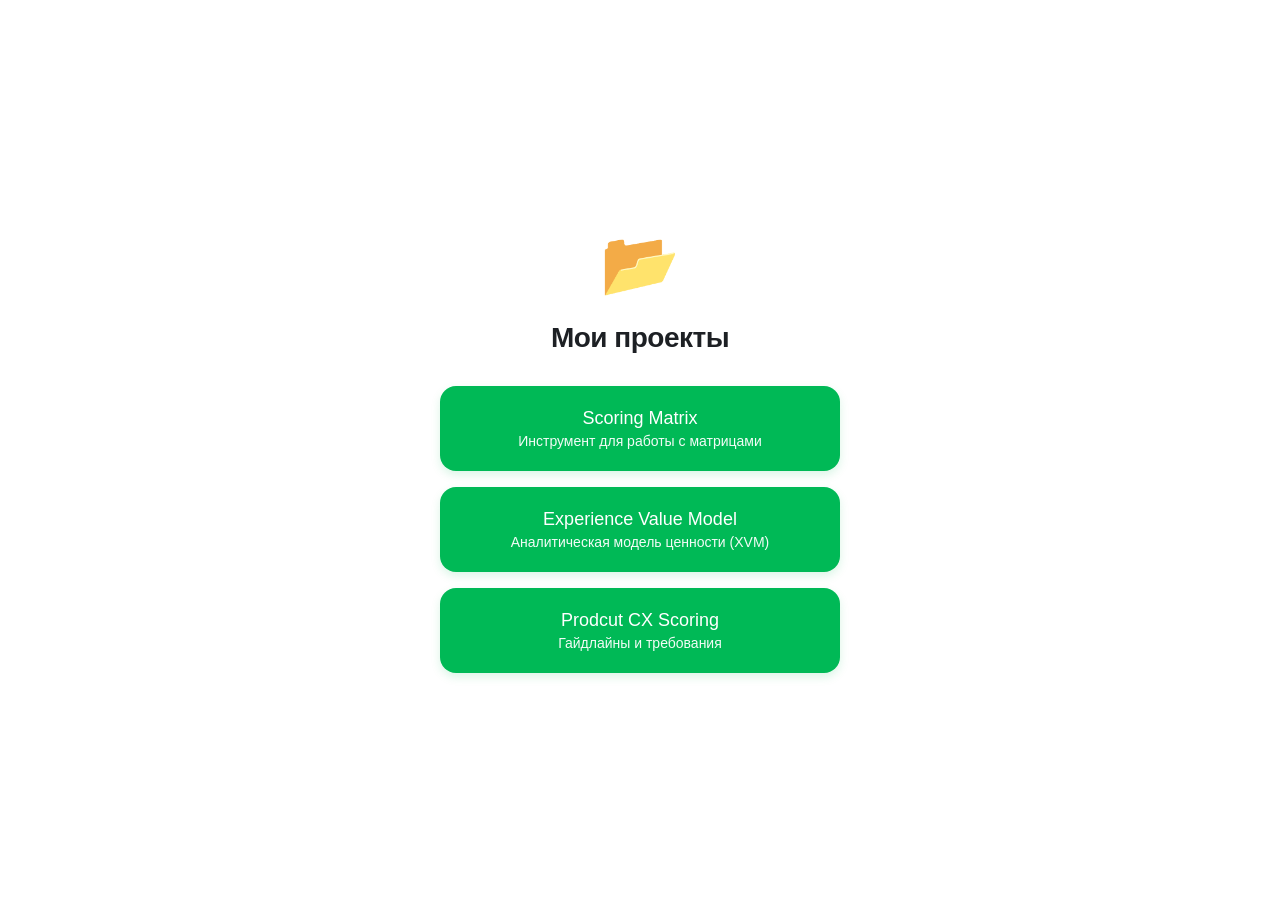
<file: index.html>
<!DOCTYPE html>
<html lang="ru">
<head>
    <meta charset="UTF-8">
    <meta name="viewport" content="width=device-width, initial-scale=1.0">
    <title>Мои проекты</title>
    <style>
        :root {
            --primary-green: #00B956;
            --accent-purple: #731982;
            --bg-light: #F2F4F7;
            --border-gray: #D2D5DA;
            --text-main: #1D2024; /* Максимально контрастный черный */
            --gradient: linear-gradient(135deg, #00B956, #00D2FF);
            --font-family: 'MegaFon Graphik LC', 'MegaFon Graphik LC Regular', sans-serif;
        }

        body {
            background-color: #ffffff;
            font-family: var(--font-family);
            margin: 0;
            display: flex;
            justify-content: center;
            align-items: center;
            min-height: 100vh;
            color: var(--text-main);
        }

        .container {
            text-align: center;
            padding: 20px;
            max-width: 400px;
            width: 100%;
        }

        /* Эмодзи вместо логотипа */
        .icon {
            font-size: 64px;
            margin-bottom: 20px;
            display: block;
        }

        h1 {
            font-weight: 600; /* Semibold */
            color: var(--text-main);
            margin-bottom: 32px;
            font-size: 28px;
            letter-spacing: -0.5px;
        }

        .links-container {
            display: flex;
            flex-direction: column;
            gap: 16px;
        }

        .project-link {
            text-decoration: none;
            color: white;
            background-color: var(--primary-green);
            padding: 22px;
            border-radius: 16px;
            font-weight: 500; /* Medium */
            font-size: 18px;
            transition: all 0.3s ease;
            display: block;
            box-shadow: 0 4px 10px rgba(0, 185, 86, 0.15);
        }

        .project-link:hover {
            background: var(--gradient);
            transform: translateY(-3px);
            box-shadow: 0 8px 24px rgba(0, 185, 86, 0.3);
        }

        .project-title {
            display: block;
            margin-bottom: 4px;
        }

        .description {
            color: rgba(255, 255, 255, 0.95); /* Почти белый для четкости */
            font-size: 14px;
            font-weight: 300; /* Light */
        }
    </style>
</head>
<body>

<div class="container">
    <span class="icon">📂</span>
    <h1>Мои проекты</h1>
    
    <div class="links-container">
        <a href="./scoring_matrix/" class="project-link">
            <span class="project-title">Scoring Matrix</span>
            <div class="description">Инструмент для работы с матрицами</div>
        </a>

        <a href="./XVM/" class="project-link">
            <span class="project-title">Experience Value Model</span>
            <div class="description">Аналитическая модель ценности (XVM)</div>
        </a>

        <a href="./Product CX Scoring/" class="project-link">
            <span class="project-title">Prodcut CX Scoring</span>
            <div class="description">Гайдлайны и требования</div>
        </a>
    </div>
</div>

</body>
</html>
</file>
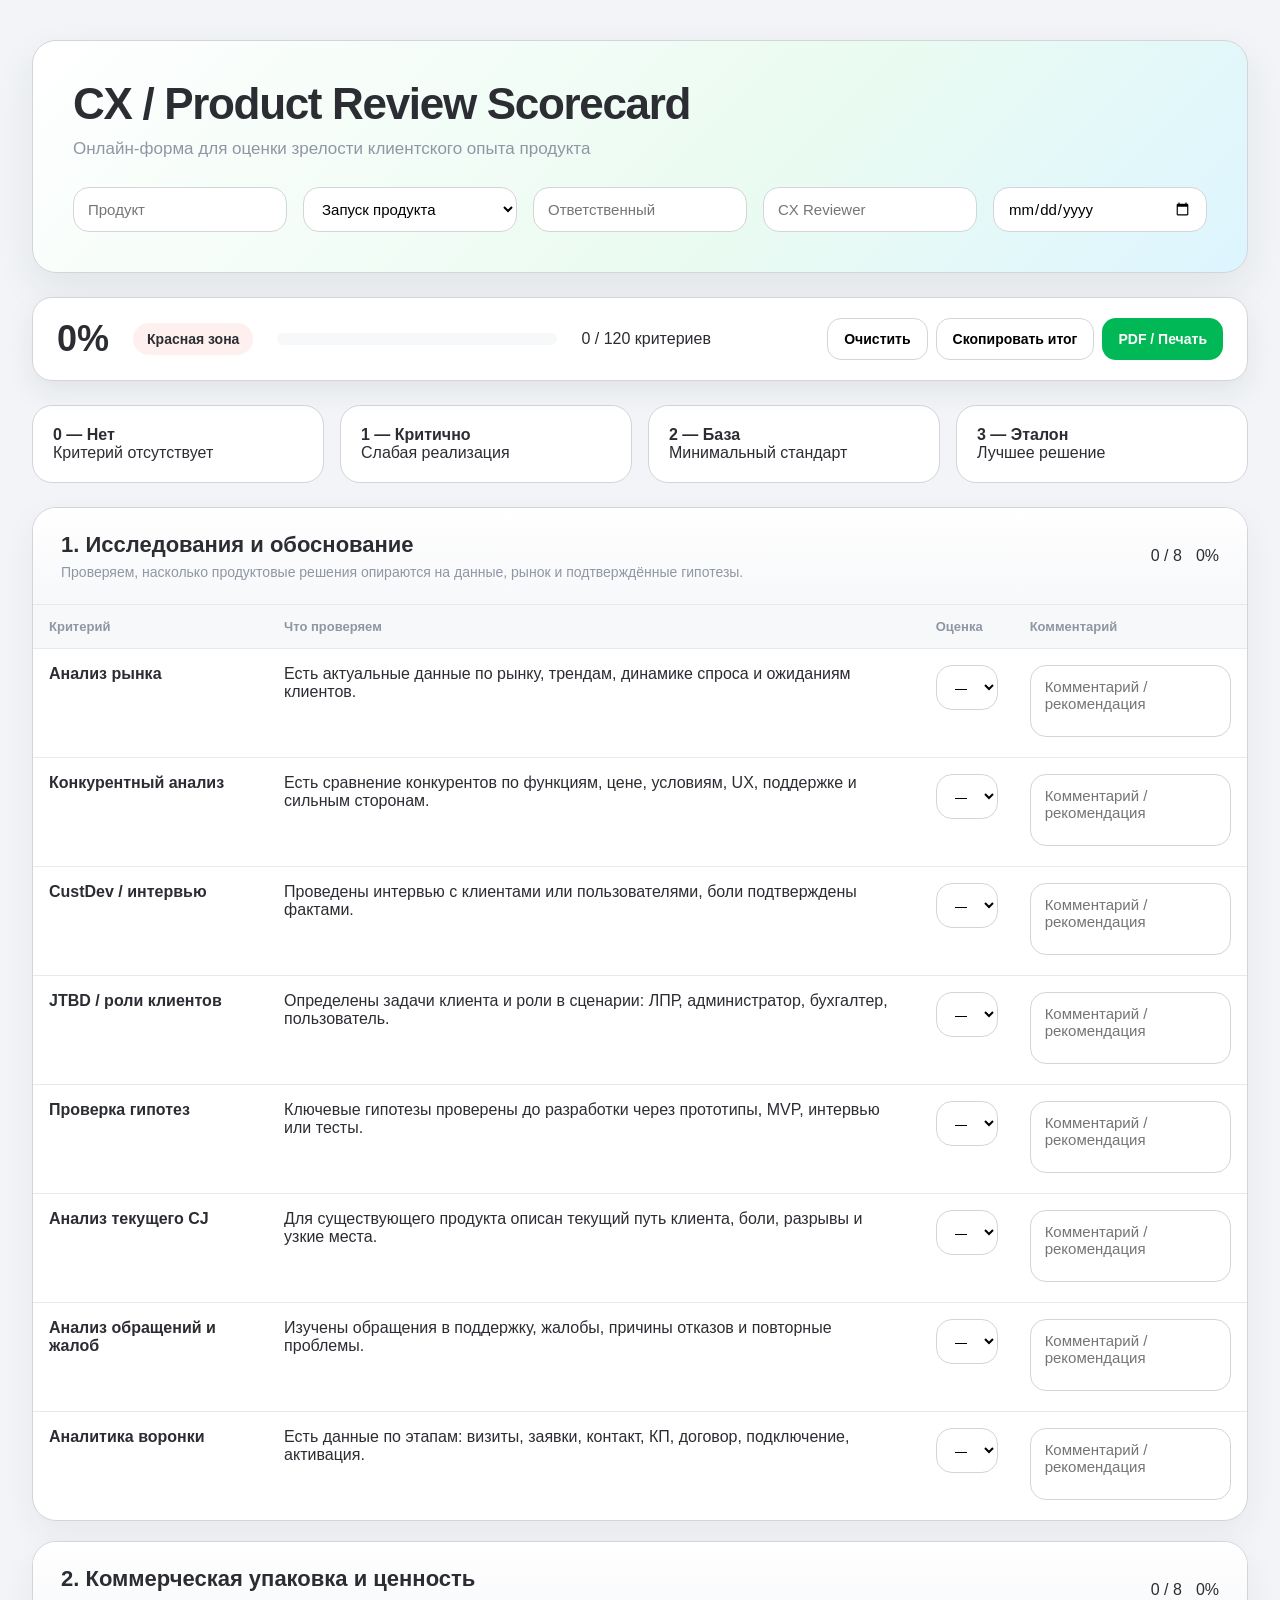
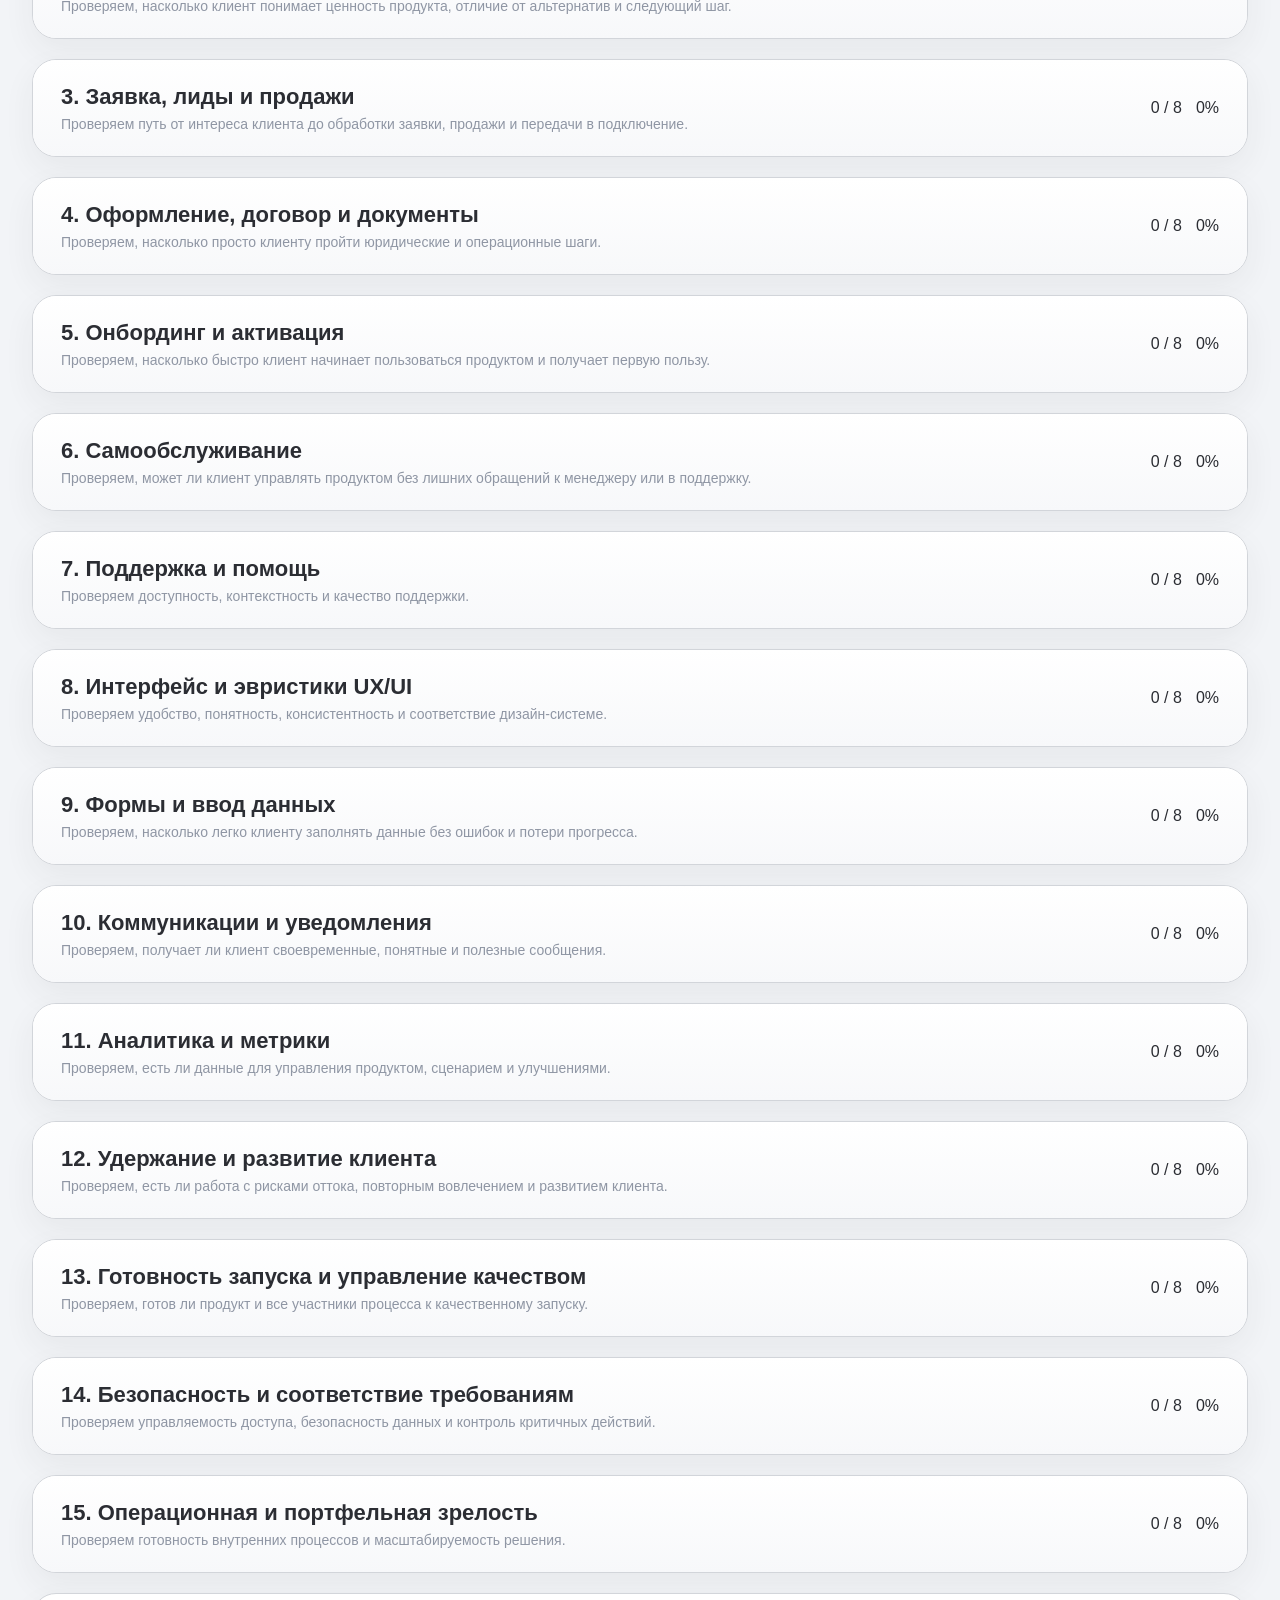
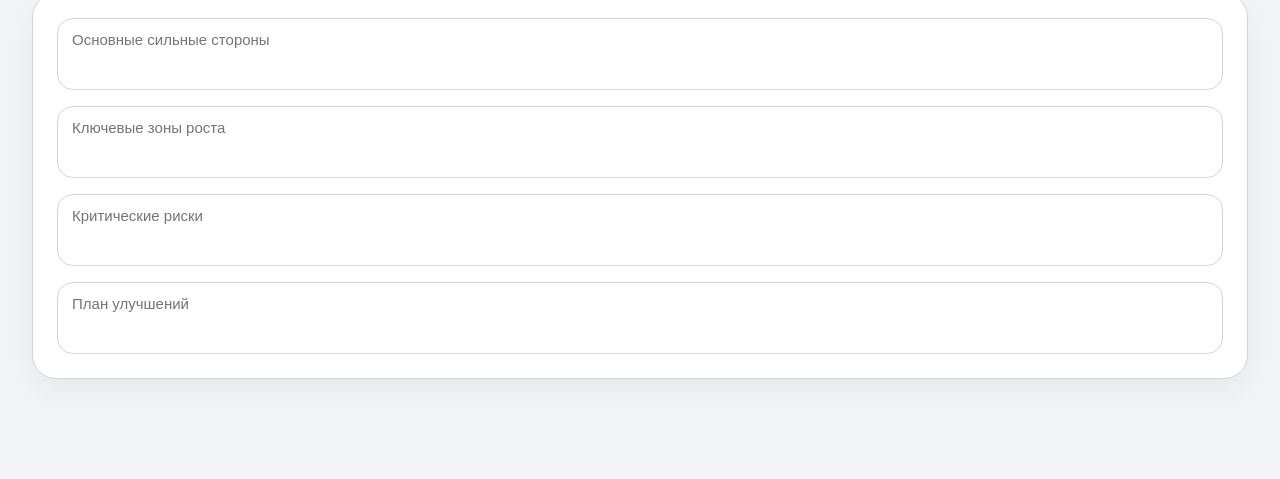
<file: Product CX Scoring/index.html>
<!DOCTYPE html>
<html lang="ru">
<head>
<meta charset="UTF-8" />
<meta name="viewport" content="width=device-width, initial-scale=1.0"/>
<title>CX / Product Review Scorecard</title>

<style>
:root{
  --green:#00B956;
  --green-hover:#00A94F;
  --green-pressed:#009447;
  --purple:#731982;

  --bg:#F2F4F7;
  --card:#FFFFFF;
  --surface:#F7F8FA;

  --border:#D2D5DA;
  --border-soft:#E6E9EE;

  --text:#2B2D33;
  --secondary:#8F96A4;

  --success-bg:#EAFBF1;
  --info-bg:#DDF5FF;
  --warning-bg:#FFF6E5;
  --error-bg:#FFF0F0;
}

*{
  box-sizing:border-box;
}

body{
  margin:0;
  background:var(--bg);
  font-family:"MegaFon Graphik LC","Inter",Arial,sans-serif;
  color:var(--text);
}

.container{
  max-width:1440px;
  margin:0 auto;
  padding:40px 32px 80px;
}

.hero{
  background:linear-gradient(135deg,#FFFFFF 0%,#EAFBF1 60%,#DDF5FF 100%);
  border:1px solid var(--border);
  border-radius:24px;
  padding:40px;
  box-shadow:0 16px 40px rgba(43,45,51,.08);
  margin-bottom:24px;
}

h1{
  margin:0 0 12px;
  font-size:44px;
  line-height:1.05;
  font-weight:700;
  letter-spacing:-.03em;
}

.hero-sub{
  color:var(--secondary);
  font-size:17px;
  margin-bottom:28px;
}

.hero-grid{
  display:grid;
  grid-template-columns:repeat(5,1fr);
  gap:16px;
}

input,select,textarea{
  width:100%;
  border:1px solid var(--border);
  border-radius:16px;
  padding:12px 14px;
  font-size:15px;
  font-family:inherit;
  background:#fff;
  outline:none;
}

input:focus,
select:focus,
textarea:focus{
  border-color:var(--green);
  box-shadow:0 0 0 4px rgba(0,185,86,.12);
}

textarea{
  resize:none;
  min-height:72px;
  max-height:72px;
}

.sticky{
  position:sticky;
  top:0;
  z-index:100;
  margin-bottom:24px;
}

.score-panel{
  background:#fff;
  border:1px solid var(--border);
  border-radius:20px;
  padding:20px 24px;
  box-shadow:0 10px 28px rgba(43,45,51,.08);
}

.score-top{
  display:flex;
  justify-content:space-between;
  align-items:center;
  gap:16px;
  flex-wrap:wrap;
}

.score-main{
  display:flex;
  gap:24px;
  align-items:center;
  flex-wrap:wrap;
}

.score-value{
  font-size:36px;
  font-weight:700;
}

.badge{
  padding:8px 14px;
  border-radius:999px;
  font-weight:700;
  font-size:14px;
}

.progress{
  width:280px;
  height:12px;
  background:var(--surface);
  border-radius:999px;
  overflow:hidden;
}

.progress-fill{
  width:0;
  height:100%;
  background:linear-gradient(90deg,var(--green),#00D2FF);
}

.btns{
  display:flex;
  gap:8px;
  flex-wrap:wrap;
}

button{
  border:none;
  border-radius:14px;
  padding:12px 16px;
  font-size:14px;
  font-weight:600;
  cursor:pointer;
}

.btn-primary{
  background:var(--green);
  color:#fff;
}

.btn-secondary{
  background:#fff;
  border:1px solid var(--border);
}

.rules{
  display:grid;
  grid-template-columns:repeat(4,1fr);
  gap:16px;
  margin-bottom:24px;
}

.rule{
  background:#fff;
  border:1px solid var(--border);
  border-radius:20px;
  padding:20px;
}

.card{
  background:#fff;
  border:1px solid var(--border);
  border-radius:24px;
  box-shadow:0 12px 32px rgba(43,45,51,.06);
  margin-bottom:20px;
  overflow:hidden;
}

.block-header{
  padding:24px 28px;
  display:flex;
  justify-content:space-between;
  align-items:center;
  cursor:pointer;
  background:linear-gradient(180deg,#FFFFFF 0%,#F7F8FA 100%);
}

.block-left h3{
  margin:0;
  font-size:22px;
}

.block-left p{
  margin:6px 0 0;
  color:var(--secondary);
  font-size:14px;
}

.block-meta{
  display:flex;
  align-items:center;
  gap:14px;
}

.block-content{
  display:none;
  border-top:1px solid var(--border-soft);
}

.block-content.open{
  display:block;
}

table{
  width:100%;
  border-collapse:collapse;
}

th{
  background:var(--surface);
  color:var(--secondary);
  font-size:13px;
  text-align:left;
  padding:14px 16px;
}

td{
  padding:16px;
  border-top:1px solid var(--border-soft);
  vertical-align:top;
}

.summary{
  padding:24px;
  display:grid;
  gap:16px;
}

.zone-red{background:var(--error-bg);}
.zone-yellow{background:var(--warning-bg);}
.zone-green{background:var(--success-bg);}
.zone-platinum{background:var(--info-bg);}
</style>
</head>
<body>

<div class="container">

<div class="hero">
  <h1>CX / Product Review Scorecard</h1>
  <div class="hero-sub">
    Онлайн-форма для оценки зрелости клиентского опыта продукта
  </div>

  <div class="hero-grid">
    <input id="product" placeholder="Продукт">
    <select id="reviewType">
      <option>Запуск продукта</option>
      <option>Квартальное ревью</option>
      <option>Глубокий аудит</option>
      <option>Редизайн сценария</option>
    </select>
    <input id="owner" placeholder="Ответственный">
    <input id="reviewer" placeholder="CX Reviewer">
    <input id="date" type="date">
  </div>
</div>

<div class="sticky">
  <div class="score-panel">
    <div class="score-top">
      <div class="score-main">
        <div class="score-value" id="totalScore">0%</div>
        <div class="badge" id="zoneBadge">Не заполнено</div>
        <div class="progress">
          <div class="progress-fill" id="progressFill"></div>
        </div>
        <div id="filledMeta">0 / 120 критериев</div>
      </div>

      <div class="btns">
        <button class="btn-secondary" onclick="resetForm()">Очистить</button>
        <button class="btn-secondary" onclick="copySummary()">Скопировать итог</button>
        <button class="btn-primary" onclick="window.print()">PDF / Печать</button>
      </div>
    </div>
  </div>
</div>

<div class="rules">
  <div class="rule"><strong>0 — Нет</strong><br>Критерий отсутствует</div>
  <div class="rule"><strong>1 — Критично</strong><br>Слабая реализация</div>
  <div class="rule"><strong>2 — База</strong><br>Минимальный стандарт</div>
  <div class="rule"><strong>3 — Эталон</strong><br>Лучшее решение</div>
</div>

<div id="blocksContainer"></div>

<div class="card">
  <div class="summary">
    <textarea placeholder="Основные сильные стороны"></textarea>
    <textarea placeholder="Ключевые зоны роста"></textarea>
    <textarea placeholder="Критические риски"></textarea>
    <textarea placeholder="План улучшений"></textarea>
  </div>
</div>

<script>
const blocks = [

{
title:"Исследования и обоснование",
desc:"Проверяем, насколько продуктовые решения опираются на данные, рынок и подтверждённые гипотезы.",
items:[
["Анализ рынка","Есть актуальные данные по рынку, трендам, динамике спроса и ожиданиям клиентов."],
["Конкурентный анализ","Есть сравнение конкурентов по функциям, цене, условиям, UX, поддержке и сильным сторонам."],
["CustDev / интервью","Проведены интервью с клиентами или пользователями, боли подтверждены фактами."],
["JTBD / роли клиентов","Определены задачи клиента и роли в сценарии: ЛПР, администратор, бухгалтер, пользователь."],
["Проверка гипотез","Ключевые гипотезы проверены до разработки через прототипы, MVP, интервью или тесты."],
["Анализ текущего CJ","Для существующего продукта описан текущий путь клиента, боли, разрывы и узкие места."],
["Анализ обращений и жалоб","Изучены обращения в поддержку, жалобы, причины отказов и повторные проблемы."],
["Аналитика воронки","Есть данные по этапам: визиты, заявки, контакт, КП, договор, подключение, активация."]
]
},

{
title:"Коммерческая упаковка и ценность",
desc:"Проверяем, насколько клиент понимает ценность продукта, отличие от альтернатив и следующий шаг.",
items:[
["Ценностное предложение","Клиент быстро понимает, что это за продукт, для кого он и какую проблему решает."],
["Конкурентные отличия","Показано, чем продукт лучше альтернатив: скорость, цена, надёжность, удобство, поддержка, интеграции."],
["Бизнес-кейсы","Описаны конкретные задачи клиента, которые решает продукт, с примерами реального применения."],
["Отраслевая специфика","Предложение адаптировано под разные сегменты, отрасли или типы B2B-клиентов."],
["Эффект / выгода","Понятно, что получает клиент: экономия времени, денег, снижение рисков, рост продаж или удобство."],
["Прозрачность тарифов","Стоимость, условия подключения, ограничения, скрытые платежи и условия отключения понятны заранее."],
["Понятный целевой шаг","Клиент понимает, что делать дальше: оставить заявку, подключить, получить расчёт или консультацию."],
["Доказательства доверия","Есть кейсы, цифры, отзывы, сертификаты, SLA, логотипы клиентов, гарантии или примеры внедрения."]
]
},

{
title:"Заявка, лиды и продажи",
desc:"Проверяем путь от интереса клиента до обработки заявки, продажи и передачи в подключение.",
items:[
["SLA первого контакта","Определён норматив, за сколько времени клиент должен получить первый ответ после заявки."],
["Контроль SLA","SLA реально измеряется: есть отчётность, контроль просрочек и причины нарушений."],
["Подтверждение заявки","После отправки заявки клиент сразу получает подтверждение, что заявка принята."],
["Прозрачный статус заявки","Клиент понимает, на каком этапе находится заявка и что будет дальше."],
["Ответственный за заявку","Понятно, кто отвечает за доведение заявки до результата."],
["Бесшовная передача","Данные клиента не теряются между сайтом, CRM, продажами, подключением и поддержкой."],
["Минимум лишних вопросов","У клиента не запрашивают лишние данные до момента, когда они действительно нужны."],
["Передача в подключение","После продажи клиент не попадает в «чёрную дыру»; следующий этап понятен и управляем."]
]
},

{
title:"Оформление, договор и документы",
desc:"Проверяем, насколько просто клиенту пройти юридические и операционные шаги.",
items:[
["Понятный сценарий оформления","Клиент понимает все шаги до подключения: заявка, проверка, договор, оплата, активация."],
["Минимум ручного ввода","Используются автозаполнение, данные из профиля, подсказки, маски и повторное использование данных."],
["Проверка данных","Ошибки в ИНН, телефоне, email, адресе и документах выявляются до финальной отправки."],
["Прозрачность документов","Клиент понимает, какие документы нужны, зачем они нужны и в каком формате их загрузить."],
["Цифровое подписание","Где возможно, реализовано онлайн-подписание: ЭДО, УКЭП, простая электронная подпись, ЛК."],
["Статус договора / счёта","Клиент видит статусы: договор сформирован, счёт выставлен, ожидается оплата, подписано."],
["Понятные юридические условия","Рядом с полным текстом есть краткое объяснение ключевых условий человеческим языком."],
["Исправление ошибок","Если документ или данные не подходят, клиент понимает причину и способ исправления."]
]
},

{
title:"Онбординг и активация",
desc:"Проверяем, насколько быстро клиент начинает пользоваться продуктом и получает первую пользу.",
items:[
["Стартовый сценарий","После подключения клиент понимает, с чего начать."],
["Welcome-коммуникация","Клиент получает приветственное сообщение с понятными первыми действиями."],
["Пошаговая настройка","Сложный продукт разбит на понятные этапы настройки."],
["Прогресс настройки","Клиент видит, сколько шагов уже выполнено и что осталось."],
["Быстрый выход на пользу","Клиент быстро получает первый полезный результат от продукта."],
["Подсказки в процессе","В сложных местах есть пояснения, примеры, подсказки и расшифровки терминов."],
["Пустые состояния","Если данных ещё нет, экран объясняет, что делать дальше, а не выглядит пустым тупиком."],
["Контроль активации","Измеряется, завершил ли клиент ключевые шаги и начал ли использовать продукт."]
]
},

{
title:"Самообслуживание",
desc:"Проверяем, может ли клиент управлять продуктом без лишних обращений к менеджеру или в поддержку.",
items:[
["Базовые операции без поддержки","Клиент может сам выполнить основные действия без менеджера или оператора."],
["Управление настройками","Клиент может самостоятельно менять параметры продукта."],
["Управление пользователями","Можно добавлять, удалять и редактировать пользователей."],
["Роли и доступы","Есть понятные роли, права, уровни доступа и ограничения."],
["Документы и финансы","Счета, акты, оплаты, детализация и закрывающие документы доступны онлайн."],
["История действий","Клиент видит, кто, когда и что изменил."],
["Массовые действия","Для B2B-сценариев доступны массовые операции: загрузка пользователей, номеров, адресов, объектов."],
["Самодиагностика","Клиент может сам понять причину проблемы или проверить статус услуги."]
]
},

{
title:"Поддержка и помощь",
desc:"Проверяем доступность, контекстность и качество поддержки.",
items:[
["Доступный канал поддержки","Клиент легко находит, куда обратиться за помощью."],
["Чат / цифровой канал","Есть быстрый цифровой канал: чат, форма обращения, бот или заявка."],
["Понятный срок ответа","Клиент понимает, когда ждать ответ или решение."],
["Контекст обращения","Поддержка видит продукт, клиента, историю, ошибку и не заставляет повторять данные."],
["База знаний","Есть актуальные инструкции, FAQ, статьи и поиск по помощи."],
["Встроенная помощь","Подсказки и помощь доступны прямо в интерфейсе в момент возникновения вопроса."],
["Эскалация","Для сложных вопросов есть понятный путь передачи специалисту."],
["Оценка поддержки","Собираются CSAT, оценка обращения или причины низких оценок."]
]
},

{
title:"Интерфейс и эвристики UX/UI",
desc:"Проверяем удобство, понятность, консистентность и соответствие дизайн-системе.",
items:[
["Видимость статуса","Пользователь всегда понимает, что делает система: загрузка, прогресс, успех, ошибка, статус."],
["Понятный язык","Используется язык клиента, а не внутренние термины компании."],
["Контроль и свобода","Можно отменить действие, вернуться назад, исправить данные или выйти из процесса."],
["Единообразие","Кнопки, статусы, цвета, термины и паттерны используются одинаково во всём продукте."],
["Предотвращение ошибок","Интерфейс заранее помогает не ошибиться: маски, проверки, ограничения, предупреждения."],
["Минимум визуального шума","Экран не перегружен; главное действие и важная информация хорошо выделены."],
["Понятные ошибки","Ошибка объясняет, что случилось, почему и что нужно сделать дальше."],
["Соответствие дизайн-системе","Используются актуальные компоненты, типографика, цвета, сетки и состояния элементов."]
]
},

{
title:"Формы и ввод данных",
desc:"Проверяем, насколько легко клиенту заполнять данные без ошибок и потери прогресса.",
items:[
["Минимум полей","Запрашиваются только действительно необходимые данные."],
["Логичная группировка","Поля сгруппированы по смыслу и идут в естественной последовательности."],
["Понятные названия","Клиент понимает, что именно нужно указать в каждом поле."],
["Подсказки","Для сложных полей есть примеры, формат и пояснения."],
["Валидация до отправки","Ошибки показываются до отправки формы."],
["Маски и автозаполнение","Используются маски телефона, ИНН, КПП, email, адреса и даты."],
["Сохранение данных","Данные не теряются при ошибке, обновлении страницы или возврате назад."],
["Понятные ошибки в форме","Текст ошибки помогает исправить конкретное поле."]
]
},

{
title:"Коммуникации и уведомления",
desc:"Проверяем, получает ли клиент своевременные, понятные и полезные сообщения.",
items:[
["Подтверждение действий","Клиент получает подтверждение после заявки, оплаты, подключения или изменения настроек."],
["Уведомления о статусах","Клиент получает обновления по заявке, договору, оплате, подключению, доставке или обращению."],
["Понятный текст сообщений","Сообщение объясняет, что произошло, что делать дальше и куда обратиться."],
["Правильный канал","Важные события отправляются в подходящий канал: SMS, email, ЛК, push или звонок."],
["Нет лишнего шума","Коммуникации не дублируются, не раздражают и не создают информационный шум."],
["История коммуникаций","Клиент может посмотреть историю уведомлений, событий и обращений."],
["Триггерные сообщения","Уведомления запускаются по событиям: незавершённая настройка, ошибка оплаты, риск отключения."],
["Коммуникации после запуска","Есть сопровождение клиента в первые дни или недели после подключения."]
]
},
  
{
title:"Аналитика и метрики",
desc:"Проверяем, есть ли данные для управления продуктом, сценарием и улучшениями.",
items:[
["Ключевые метрики определены","Есть набор метрик по воронке, активации, использованию, поддержке и удержанию."],
["Сбор данных настроен","Метрики реально собираются, а не существуют только в презентации."],
["Воронка заявки / подключения","Видны этапы: визит, заявка, контакт, КП, договор, подключение, активация."],
["Метрики онбординга","Измеряются завершение настройки, время до первой пользы и отвал на шагах."],
["Метрики использования","Видно, пользуется ли клиент продуктом и какие ключевые действия совершает."],
["Метрики поддержки","Видны обращения, темы, SLA, повторные обращения и удовлетворённость."],
["Причины отказов","Фиксируются причины потерь, отказов и незавершённых заявок."],
["Оценка эффекта изменений","После доработок оценивается эффект: было / стало, конверсия, обращения, активация."]
]
},

{
title:"Удержание и развитие клиента",
desc:"Проверяем, есть ли работа с рисками оттока, повторным вовлечением и развитием клиента.",
items:[
["Сигналы риска оттока","Есть признаки риска: снижение использования, жалобы, неоплата, ошибки, незавершённая настройка."],
["Сценарии удержания","Есть действия при риске ухода: помощь, коммуникация, спецусловия, контакт менеджера."],
["Повторное вовлечение","Есть сценарии возврата клиента к использованию продукта."],
["Расширение использования","Есть релевантные предложения дополнительных функций или сценариев."],
["Обучение новым возможностям","Клиент узнаёт о новых функциях через понятные коммуникации и инструкции."],
["Обратная связь","Клиент может оставить отзыв, оценку, предложение или жалобу."],
["Мониторинг здоровья клиента","Есть агрегированный индикатор состояния клиента или риска деградации опыта."],
["План развития использования","Есть сценарии, которые помогают клиенту использовать продукт глубже и регулярнее."]
]
},

{
title:"Готовность запуска и управление качеством",
desc:"Проверяем, готов ли продукт и все участники процесса к качественному запуску.",
items:[
["Целевой CJ задокументирован","Есть TO BE CJ, blueprint или схема end-to-end сценария."],
["Роли и ответственность","Понятно, кто отвечает за каждый этап процесса."],
["Участники согласованы","Продажи, поддержка, юристы, IT, операции и другие участники понимают свою роль."],
["Нестандартные сценарии","Проработаны ошибки, отказы, задержки, спорные ситуации и ручные обходы."],
["Готовность поддержки","Поддержка обучена, есть скрипты, база знаний и маршруты обращений."],
["Готовность продаж","Продажи знают продукт, аргументы, ограничения, материалы и сценарий работы с клиентом."],
["План мониторинга после запуска","Понятно, какие метрики смотреть в первые дни или недели после запуска."],
["Критерии успешного запуска","Определено, по каким показателям запуск считается успешным."]
]
},
  
{
title:"Безопасность и соответствие требованиям",
desc:"Проверяем управляемость доступа, безопасность данных и контроль критичных действий.",
items:[
["Права доступа","Права пользователей настроены по ролям и не дают лишних полномочий."],
["Защита данных","Сценарии работы с данными соответствуют требованиям безопасности."],
["Прозрачные согласия","Пользователь понимает, на что даёт согласие и где посмотреть условия."],
["Логирование действий","Критичные действия фиксируются в журнале событий."],
["Подтверждение критичных действий","Опасные действия требуют подтверждения."],
["Доступ к документам","Документы доступны только релевантным пользователям."],
["Сценарий потери доступа","Понятно, как восстановить доступ / сменить администратора."],
["Безопасное изменение настроек","При изменении критичных параметров есть предупреждения и проверки."]
]
},
{
title:"Операционная и портфельная зрелость",
desc:"Проверяем готовность внутренних процессов и масштабируемость решения.",
items:[
["Готовность операционного процесса","Описан внутренний процесс исполнения после продажи / заявки."],
["Сроки исполнения","Понятны сроки подключения, доставки, настройки и активации."],
["Ответственные команды","Понятно, какая команда отвечает за каждый этап."],
["Контроль статусов внутри процесса","Внутренние статусы синхронизированы с клиентскими."],
["Масштабируемость сценария","Сценарий выдерживает рост количества клиентов / пользователей."],
["Переиспользуемость решений","Лучшие практики можно использовать в других продуктах."],
["Единая логика портфеля","Опыт согласован с другими продуктами компании."],
["Вклад в CX-стратегию","Продукт усиливает общую CX-стратегию, а не живёт отдельно."]
]
}
];

function renderBlocks(){
  const container=document.getElementById('blocksContainer');
  container.innerHTML='';

  blocks.forEach((block,bIndex)=>{
    container.innerHTML += `
      <div class="card">
        <div class="block-header" onclick="toggleBlock(${bIndex})">
          <div class="block-left">
            <h3>${bIndex+1}. ${block.title}</h3>
            <p>${block.desc}</p>
          </div>
          <div class="block-meta">
            <div id="blockFilled-${bIndex}">0 / ${block.items.length}</div>
            <div id="blockScore-${bIndex}">0%</div>
          </div>
        </div>

        <div class="block-content ${bIndex===0 ? 'open' : ''}" id="content-${bIndex}">
          <table>
            <thead>
              <tr>
                <th>Критерий</th>
                <th>Что проверяем</th>
                <th>Оценка</th>
                <th>Комментарий</th>
              </tr>
            </thead>
            <tbody>
              ${block.items.map(item=>`
                <tr>
                  <td><strong>${item[0]}</strong></td>
                  <td>${item[1]}</td>
                  <td>
                    <select onchange="calculateScore()">
                      <option value="">—</option>
                      <option value="0">0</option>
                      <option value="1">1</option>
                      <option value="2">2</option>
                      <option value="3">3</option>
                    </select>
                  </td>
                  <td>
                    <textarea placeholder="Комментарий / рекомендация"></textarea>
                  </td>
                </tr>
              `).join('')}
            </tbody>
          </table>
        </div>
      </div>
    `;
  });
}

function toggleBlock(i){
  const content=document.getElementById(`content-${i}`);
  content.classList.toggle('open');
}

function calculateScore(){
  const selects=[...document.querySelectorAll('tbody select')];
  const filled=selects.filter(s=>s.value!=="");
  const total=filled.reduce((sum,s)=>sum+Number(s.value),0);

  const percent=filled.length
    ? Math.round((total/(filled.length*3))*100)
    : 0;

  document.getElementById('totalScore').textContent=percent+'%';
  document.getElementById('progressFill').style.width=percent+'%';
  document.getElementById('filledMeta').textContent=
    `${filled.length} / ${selects.length} критериев`;

  const zone=document.getElementById('zoneBadge');
  zone.className='badge';

  if(percent<=40){
    zone.textContent='Красная зона';
    zone.classList.add('zone-red');
  }else if(percent<=70){
    zone.textContent='Жёлтая зона';
    zone.classList.add('zone-yellow');
  }else if(percent<=90){
    zone.textContent='Зелёная зона';
    zone.classList.add('zone-green');
  }else{
    zone.textContent='Эталонная зона';
    zone.classList.add('zone-platinum');
  }

  updateBlockScores();
}

function updateBlockScores(){
  blocks.forEach((block,index)=>{
    const content=document.getElementById(`content-${index}`);
    const selects=[...content.querySelectorAll('select')];

    const filled=selects.filter(s=>s.value!=="");
    const total=filled.reduce((sum,s)=>sum+Number(s.value),0);

    const percent=filled.length
      ? Math.round((total/(filled.length*3))*100)
      : 0;

    document.getElementById(`blockScore-${index}`).textContent=percent+'%';
    document.getElementById(`blockFilled-${index}`).textContent=
      `${filled.length} / ${selects.length}`;
  });
}

function resetForm(){
  if(!confirm('Очистить форму?')) return;

  document.querySelectorAll('select').forEach(s=>s.value='');
  document.querySelectorAll('textarea').forEach(t=>t.value='');
  document.querySelectorAll('input').forEach(i=>i.value='');

  calculateScore();
}

function copySummary(){
  const text = `
CX / Product Review Summary

Продукт: ${document.getElementById('product').value}
Тип ревью: ${document.getElementById('reviewType').value}
Ответственный: ${document.getElementById('owner').value}
CX Reviewer: ${document.getElementById('reviewer').value}
Дата: ${document.getElementById('date').value}

Итоговая оценка: ${document.getElementById('totalScore').textContent}
Зона качества: ${document.getElementById('zoneBadge').textContent}
${document.getElementById('filledMeta').textContent}
  `.trim();

  navigator.clipboard.writeText(text);
  alert('Итог скопирован');
}

renderBlocks();
calculateScore();
</script>

</body>
</html>
</file>
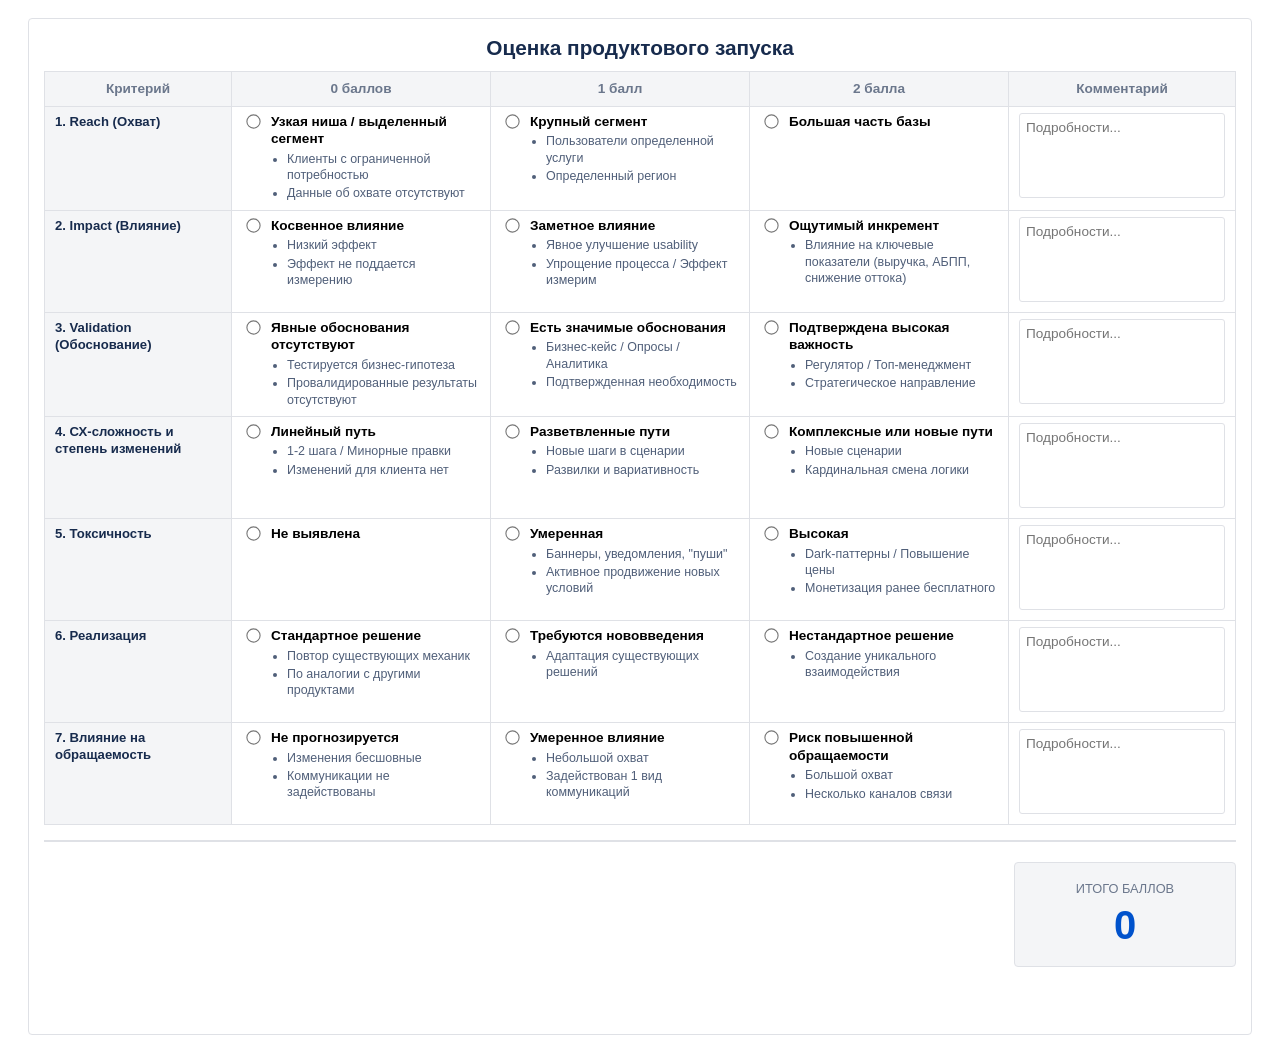
<file: Scoring Matrix/index.html>
<!DOCTYPE html>
<html lang="ru">
<head>
    <meta charset="UTF-8">
    <title>Матрица оценки продуктового запуска</title>
    <style>
        :root { --border: #dfe1e6; --bg-gray: #f4f5f7; --blue: #0052cc; --text: #172b4d; }
        body { font-family: -apple-system, BlinkMacSystemFont, "Segoe UI", Roboto, sans-serif; background: #fff; color: var(--text); padding: 10px 20px; line-height: 1.3; }
        .container { max-width: 1500px; margin: 0 auto; border: 1px solid var(--border); border-radius: 4px; padding: 15px; }
        
        h1 { text-align: center; font-size: 1.3rem; margin: 0 0 10px 0; }
        
        table { width: 100%; border-collapse: collapse; table-layout: fixed; margin-bottom: 15px; }
        th { background: var(--bg-gray); padding: 8px; border: 1px solid var(--border); font-size: 0.85rem; color: #6b778c; text-align: center; }
        td { border: 1px solid var(--border); padding: 6px 10px; vertical-align: top; font-size: 0.82rem; cursor: pointer; }
        
        .col-crit { width: 170px; font-weight: 700; background: var(--bg-gray); cursor: default; }
        .col-comment { width: 210px; cursor: default; }

        .cell-content { display: flex; align-items: flex-start; gap: 8px; pointer-events: none; }
        input[type="radio"] { margin-top: 2px; cursor: pointer; pointer-events: auto; transform: scale(1.1); }
        
        .opt-title { font-weight: 700; display: block; margin-bottom: 3px; font-size: 0.85rem; color: #000; }
        .opt-list { margin: 0; padding-left: 16px; color: #505f79; font-size: 0.78rem; list-style-type: disc; }
        .opt-list li { margin-bottom: 2px; }

        .comment-area { width: 100%; height: 85px; border: 1px solid var(--border); border-radius: 3px; padding: 6px; font-family: inherit; font-size: 0.85rem; resize: none; box-sizing: border-box; }
        .comment-area:focus { outline: 1px solid var(--blue); border-color: var(--blue); }

        /* Итоговое поле (полноразмерное) */
        .footer { display: flex; justify-content: space-between; align-items: flex-start; border-top: 2px solid var(--border); padding-top: 20px; margin-top: 5px; }
        .tier-box { flex: 1; visibility: hidden; }
        .tier-label { font-size: 1.25rem; font-weight: bold; margin-bottom: 10px; display: flex; align-items: center; gap: 10px; }
        .dot { width: 14px; height: 14px; border-radius: 50%; }
        .tier-details { font-size: 1rem; line-height: 1.6; margin-bottom: 15px; }
        
        .score-total { background: var(--bg-gray); padding: 15px 35px; border-radius: 4px; border: 1px solid var(--border); text-align: center; min-width: 150px; }
        .score-val { font-size: 2.5rem; font-weight: bold; display: block; color: var(--blue); }

        .copy-btn { background: var(--blue); color: white; border: none; padding: 12px 24px; border-radius: 3px; cursor: pointer; font-weight: 600; font-size: 0.95rem; }
        .copy-btn:hover { background: #0747a6; }
    </style>
</head>
<body>

<div class="container">
    <h1>Оценка продуктового запуска</h1>

    <table id="calcTable">
        <thead>
            <tr>
                <th class="col-crit">Критерий</th>
                <th>0 баллов</th>
                <th>1 балл</th>
                <th>2 балла</th>
                <th class="col-comment">Комментарий</th>
            </tr>
        </thead>
        <tbody>
            <!-- 1. Reach -->
            <tr>
                <td class="col-crit">1. Reach (Охват)</td>
                <td class="score-cell" data-score="0"><div class="cell-content"><input type="radio" name="r1"><div><span class="opt-title">Узкая ниша / выделенный сегмент</span><ul class="opt-list"><li>Клиенты с ограниченной потребностью</li><li>Данные об охвате отсутствуют</li></ul></div></div></td>
                <td class="score-cell" data-score="1"><div class="cell-content"><input type="radio" name="r1"><div><span class="opt-title">Крупный сегмент</span><ul class="opt-list"><li>Пользователи определенной услуги</li><li>Определенный регион</li></ul></div></div></td>
                <td class="score-cell" data-score="2"><div class="cell-content"><input type="radio" name="r1"><div><span class="opt-title">Большая часть базы</span></div></div></td>
                <td class="col-comment"><textarea class="comment-area" placeholder="Подробности..."></textarea></td>
            </tr>
            <!-- 2. Impact -->
            <tr>
                <td class="col-crit">2. Impact (Влияние)</td>
                <td class="score-cell" data-score="0"><div class="cell-content"><input type="radio" name="r2"><div><span class="opt-title">Косвенное влияние</span><ul class="opt-list"><li>Низкий эффект</li><li>Эффект не поддается измерению</li></ul></div></div></td>
                <td class="score-cell" data-score="1"><div class="cell-content"><input type="radio" name="r2"><div><span class="opt-title">Заметное влияние</span><ul class="opt-list"><li>Явное улучшение usability</li><li>Упрощение процесса / Эффект измерим</li></ul></div></div></td>
                <td class="score-cell" data-score="2"><div class="cell-content"><input type="radio" name="r2"><div><span class="opt-title">Ощутимый инкремент</span><ul class="opt-list"><li>Влияние на ключевые показатели (выручка, АБПП, снижение оттока)</li></ul></div></div></td>
                <td class="col-comment"><textarea class="comment-area" placeholder="Подробности..."></textarea></td>
            </tr>
            <!-- 3. Validation -->
            <tr>
                <td class="col-crit">3. Validation (Обоснование)</td>
                <td class="score-cell" data-score="0"><div class="cell-content"><input type="radio" name="r3"><div><span class="opt-title">Явные обоснования отсутствуют</span><ul class="opt-list"><li>Тестируется бизнес-гипотеза</li><li>Провалидированные результаты отсутствуют</li></ul></div></div></td>
                <td class="score-cell" data-score="1"><div class="cell-content"><input type="radio" name="r3"><div><span class="opt-title">Есть значимые обоснования</span><ul class="opt-list"><li>Бизнес-кейс / Опросы / Аналитика</li><li>Подтвержденная необходимость</li></ul></div></div></td>
                <td class="score-cell" data-score="2"><div class="cell-content"><input type="radio" name="r3"><div><span class="opt-title">Подтверждена высокая важность</span><ul class="opt-list"><li>Регулятор / Топ-менеджмент</li><li>Стратегическое направление</li></ul></div></div></td>
                <td class="col-comment"><textarea class="comment-area" placeholder="Подробности..."></textarea></td>
            </tr>
            <!-- 4. CX -->
            <tr>
                <td class="col-crit">4. СХ-сложность и степень изменений</td>
                <td class="score-cell" data-score="0"><div class="cell-content"><input type="radio" name="r4"><div><span class="opt-title">Линейный путь</span><ul class="opt-list"><li>1-2 шага / Минорные правки</li><li>Изменений для клиента нет</li></ul></div></div></td>
                <td class="score-cell" data-score="1"><div class="cell-content"><input type="radio" name="r4"><div><span class="opt-title">Разветвленные пути</span><ul class="opt-list"><li>Новые шаги в сценарии</li><li>Развилки и вариативность</li></ul></div></div></td>
                <td class="score-cell" data-score="2"><div class="cell-content"><input type="radio" name="r4"><div><span class="opt-title">Комплексные или новые пути</span><ul class="opt-list"><li>Новые сценарии</li><li>Кардинальная смена логики</li></ul></div></div></td>
                <td class="col-comment"><textarea class="comment-area" placeholder="Подробности..."></textarea></td>
            </tr>
            <!-- 5. Toxicity -->
            <tr>
                <td class="col-crit">5. Токсичность</td>
                <td class="score-cell" data-score="0"><div class="cell-content"><input type="radio" name="r5"><div><span class="opt-title">Не выявлена</span></div></div></td>
                <td class="score-cell" data-score="1"><div class="cell-content"><input type="radio" name="r5"><div><span class="opt-title">Умеренная</span><ul class="opt-list"><li>Баннеры, уведомления, "пуши"</li><li>Активное продвижение новых условий</li></ul></div></div></td>
                <td class="score-cell" data-score="2"><div class="cell-content"><input type="radio" name="r5"><div><span class="opt-title">Высокая</span><ul class="opt-list"><li>Dark-паттерны / Повышение цены</li><li>Монетизация ранее бесплатного</li></ul></div></div></td>
                <td class="col-comment"><textarea class="comment-area" placeholder="Подробности..."></textarea></td>
            </tr>
            <!-- 6. Realization -->
            <tr>
                <td class="col-crit">6. Реализация</td>
                <td class="score-cell" data-score="0"><div class="cell-content"><input type="radio" name="r6"><div><span class="opt-title">Стандартное решение</span><ul class="opt-list"><li>Повтор существующих механик</li><li>По аналогии с другими продуктами</li></ul></div></div></td>
                <td class="score-cell" data-score="1"><div class="cell-content"><input type="radio" name="r6"><div><span class="opt-title">Требуются нововведения</span><ul class="opt-list"><li>Адаптация существующих решений</li></ul></div></div></td>
                <td class="score-cell" data-score="2"><div class="cell-content"><input type="radio" name="r6"><div><span class="opt-title">Нестандартное решение</span><ul class="opt-list"><li>Создание уникального взаимодействия</li></ul></div></div></td>
                <td class="col-comment"><textarea class="comment-area" placeholder="Подробности..."></textarea></td>
            </tr>
            <!-- 7. Appeals -->
            <tr>
                <td class="col-crit">7. Влияние на обращаемость</td>
                <td class="score-cell" data-score="0"><div class="cell-content"><input type="radio" name="r7"><div><span class="opt-title">Не прогнозируется</span><ul class="opt-list"><li>Изменения бесшовные</li><li>Коммуникации не задействованы</li></ul></div></div></td>
                <td class="score-cell" data-score="1"><div class="cell-content"><input type="radio" name="r7"><div><span class="opt-title">Умеренное влияние</span><ul class="opt-list"><li>Небольшой охват</li><li>Задействован 1 вид коммуникаций</li></ul></div></div></td>
                <td class="score-cell" data-score="2"><div class="cell-content"><input type="radio" name="r7"><div><span class="opt-title">Риск повышенной обращаемости</span><ul class="opt-list"><li>Большой охват</li><li>Несколько каналов связи</li></ul></div></div></td>
                <td class="col-comment"><textarea class="comment-area" placeholder="Подробности..."></textarea></td>
            </tr>
        </tbody>
    </table>

    <div class="footer">
        <div id="tierBlock" class="tier-box">
            <div class="tier-label"><div id="tierDot" class="dot"></div> <span id="tierTitle"></span></div>
            <div class="tier-details">
                <div><b>Решение:</b> <span id="resSol"></span></div>
                <div><b>Действие:</b> <span id="resAct"></span></div>
                <div><b>Артефакт:</b> <span id="resArt"></span></div>
            </div>
            <button class="copy-btn" id="copyBtn">Скопировать всё для Jira</button>
        </div>
        <div class="score-total">
            <span style="font-size: 0.8rem; color: #6b778c; text-transform: uppercase;">Итого баллов</span>
            <span id="totalScore" class="score-val">0</span>
        </div>
    </div>
</div>

<script>
    const tiers = {
        t0: { max: 6, label: "Tier 0: Self-Service / Автопилот", color: "#2ecc71", sol: "Пропуск без участия эксперта", act: "Автономная реализация", art: "Дисклеймер в Jira об ответственности за UX" },
        t1: { max: 10, label: "Tier 1: Minimal Engagement / Штурман", color: "#f1c40f", sol: "Экспертная консультация", act: "Анализ вводных и текстовый чертеж процесса", art: "Письменное CX-заключение" },
        t2: { max: 14, label: "Tier 2: Full Design / Навигатор", color: "#e74c3c", sol: "Полное сопровождение запуска", act: "Проектирование сценариев", art: "CJM, User flow, прототип (опционально)" }
    };

    document.querySelectorAll('.score-cell').forEach(cell => {
        cell.addEventListener('click', function() {
            this.querySelector('input[type="radio"]').checked = true;
            updateResult();
        });
    });

    function updateResult() {
        const selected = document.querySelectorAll('input[type="radio"]:checked');
        let score = 0;
        selected.forEach(rb => score += parseInt(rb.closest('td').dataset.score));
        document.getElementById('totalScore').innerText = score;

        if (selected.length === 7) {
            const tier = score <= 6 ? tiers.t0 : (score <= 10 ? tiers.t1 : tiers.t2);
            document.getElementById('tierBlock').style.visibility = 'visible';
            document.getElementById('tierDot').style.backgroundColor = tier.color;
            document.getElementById('tierTitle').innerText = tier.label;
            document.getElementById('resSol').innerText = tier.sol;
            document.getElementById('resAct').innerText = tier.act;
            document.getElementById('resArt').innerText = tier.art;
        }
    }

    document.getElementById('copyBtn').onclick = function() {
        let jira = `h3. Результат скоринга продуктового запуска\n|| Критерий || Состояние || Балл || Комментарий ||\n`;
        document.querySelectorAll('#calcTable tbody tr').forEach(row => {
            const crit = row.cells[0].innerText;
            const rb = row.querySelector('input:checked');
            const state = rb ? rb.closest('td').querySelector('.opt-title').innerText : "—";
            const val = rb ? rb.closest('td').dataset.score : "—";
            const comm = row.querySelector('textarea').value.replace(/\n/g, " ");
            jira += `| ${crit} | ${state} | ${val} | ${comm || " "} |\n`;
        });
        jira += `\n*ИТОГО:* ${document.getElementById('totalScore').innerText} баллов\n*ФОРМАТ:* ${document.getElementById('tierTitle').innerText}\n`;
        jira += `* Решение: ${document.getElementById('resSol').innerText}\n* Действие: ${document.getElementById('resAct').innerText}\n* Артефакт: ${document.getElementById('resArt').innerText}`;

        const el = document.createElement('textarea');
        el.value = jira; document.body.appendChild(el);
        el.select(); document.execCommand('copy');
        document.body.removeChild(el);
        this.innerText = "✅ Скопировано!";
        setTimeout(() => this.innerText = "Скопировать всё для Jira", 2000);
    };
</script>

</body>
</html>

</html>
</file>
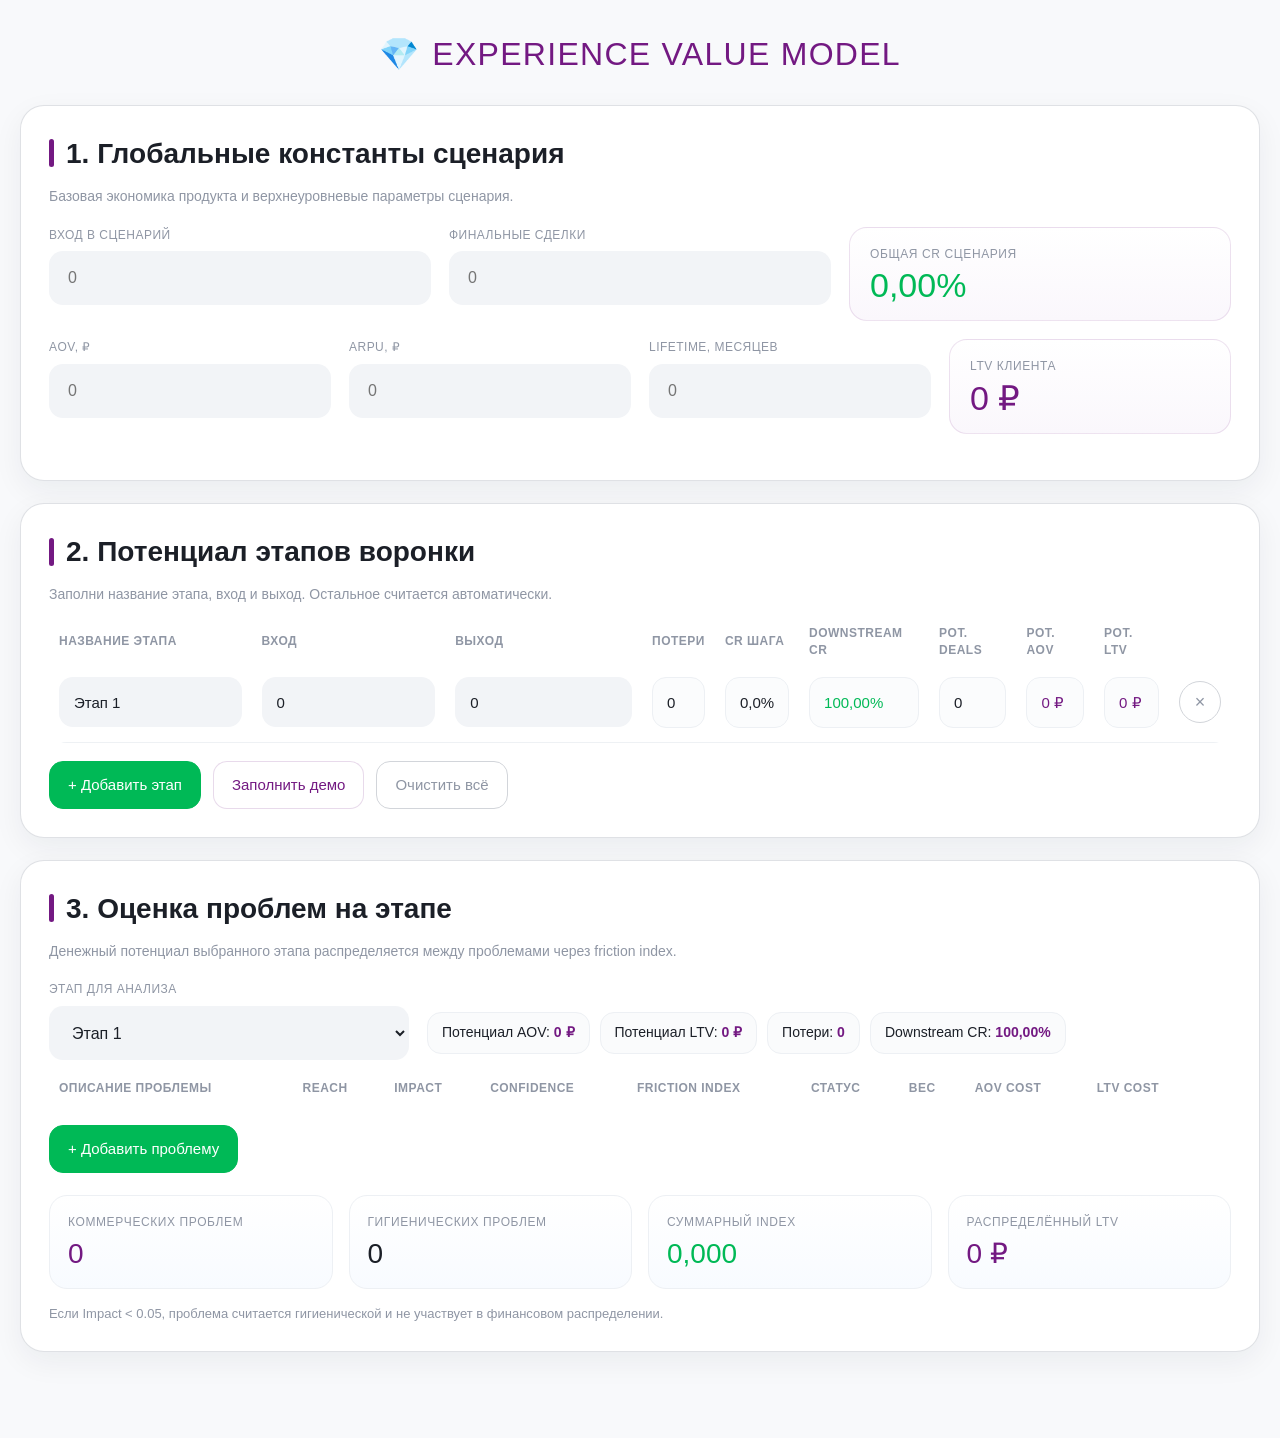
<file: XVM/index.html>
<!DOCTYPE html>
<html lang="ru">
<head>
  <meta charset="UTF-8" />
  <meta name="viewport" content="width=device-width, initial-scale=1.0" />
  <title>Experience Value Model (XVM)</title>

  <style>
    :root {
      --green: #00B956;
      --purple: #731982;
      --border: #D2D5DA;
      --muted: #8F96A4;
      --field: #F2F4F7;
      --bg: #F8F9FB;
      --text: #1B1F27;
      --white: #FFFFFF;
      --danger: #D92D20;
      --gradient: linear-gradient(90deg, #00B956 0%, #00D2FF 100%);
      --shadow: 0 10px 30px rgba(19, 27, 45, 0.06);
      --radius-xl: 24px;
      --radius-lg: 18px;
      --radius-md: 14px;
    }

    * {
      box-sizing: border-box;
    }

    body {
      margin: 0;
      background: var(--bg);
      color: var(--text);
      font-family:
        "MegaFon Graphik LC Regular",
        "MegaFon Graphik LC Light",
        "MegaFon Graphik LC Medium",
        "MegaFon Graphik LC Semibold",
        -apple-system,
        BlinkMacSystemFont,
        "Segoe UI",
        Arial,
        sans-serif;
      line-height: 1.4;
    }

    .container {
      max-width: 1320px;
      margin: 0 auto;
      padding: 32px 20px 64px;
    }

    .page-title {
      display: flex;
      align-items: center;
      justify-content: center;
      gap: 12px;
      margin-bottom: 28px;
      font-family: "MegaFon Graphik LC Semibold", sans-serif;
      font-size: 32px;
      letter-spacing: 0.04em;
      text-transform: uppercase;
      color: var(--purple);
      text-align: center;
    }

    .card {
      background: var(--white);
      border: 1px solid rgba(210, 213, 218, 0.7);
      border-radius: var(--radius-xl);
      box-shadow: var(--shadow);
      padding: 28px;
      margin-bottom: 22px;
    }

    .section-title {
      display: flex;
      align-items: center;
      gap: 12px;
      margin: 0 0 22px;
      font-size: 28px;
      font-family: "MegaFon Graphik LC Semibold", sans-serif;
    }

    .section-title::before {
      content: "";
      width: 5px;
      height: 28px;
      border-radius: 999px;
      background: var(--purple);
      display: inline-block;
    }

    .subhint {
      margin: -8px 0 20px;
      color: var(--muted);
      font-size: 14px;
    }

    .grid-3,
    .grid-4 {
      display: grid;
      gap: 18px;
      margin-bottom: 18px;
    }

    .grid-3 {
      grid-template-columns: repeat(3, minmax(0, 1fr));
    }

    .grid-4 {
      grid-template-columns: repeat(4, minmax(0, 1fr));
    }

    .field {
      display: flex;
      flex-direction: column;
      gap: 8px;
      min-width: 0;
    }

    .field label {
      font-size: 12px;
      color: var(--muted);
      text-transform: uppercase;
      letter-spacing: 0.04em;
      font-family: "MegaFon Graphik LC Medium", sans-serif;
    }

    input,
    select {
      width: 100%;
      border: 1px solid transparent;
      background: var(--field);
      border-radius: var(--radius-md);
      padding: 16px 18px;
      min-height: 54px;
      font-size: 16px;
      color: var(--text);
      outline: none;
      transition: 0.2s ease;
      font-family: "MegaFon Graphik LC Regular", sans-serif;
    }

    input:focus,
    select:focus {
      border-color: rgba(115, 25, 130, 0.35);
      box-shadow: 0 0 0 4px rgba(115, 25, 130, 0.08);
      background: #fff;
    }

    .metric-box {
      background: linear-gradient(180deg, #fff 0%, #faf7fc 100%);
      border: 1px solid rgba(115, 25, 130, 0.12);
      border-radius: var(--radius-lg);
      padding: 18px 20px;
      min-height: 92px;
      display: flex;
      flex-direction: column;
      justify-content: center;
    }

    .metric-box .label {
      font-size: 12px;
      color: var(--muted);
      text-transform: uppercase;
      letter-spacing: 0.05em;
      margin-bottom: 6px;
    }

    .metric-box .value {
      font-size: 34px;
      line-height: 1;
      color: var(--purple);
      font-family: "MegaFon Graphik LC Semibold", sans-serif;
    }

    .metric-box .value.green {
      color: var(--green);
    }

    .toolbar {
      display: flex;
      gap: 12px;
      flex-wrap: wrap;
      margin-top: 18px;
    }

    .btn {
      border: 1px solid var(--border);
      background: #fff;
      color: var(--text);
      border-radius: 14px;
      padding: 14px 18px;
      font-size: 15px;
      cursor: pointer;
      min-height: 48px;
      transition: 0.2s ease;
      font-family: "MegaFon Graphik LC Medium", sans-serif;
    }

    .btn:hover {
      transform: translateY(-1px);
      box-shadow: 0 8px 20px rgba(19, 27, 45, 0.08);
    }

    .btn-primary {
      background: var(--green);
      border-color: var(--green);
      color: #fff;
    }

    .btn-secondary {
      background: #fff;
      color: var(--purple);
      border-color: rgba(115, 25, 130, 0.16);
    }

    .btn-ghost {
      background: transparent;
      color: var(--muted);
    }

    .table-wrap {
      overflow-x: auto;
      border-radius: 18px;
    }

    table {
      width: 100%;
      border-collapse: separate;
      border-spacing: 0;
      min-width: 1100px;
    }

    thead th {
      text-align: left;
      font-size: 12px;
      color: var(--muted);
      text-transform: uppercase;
      letter-spacing: 0.04em;
      padding: 0 10px 10px;
      font-family: "MegaFon Graphik LC Medium", sans-serif;
    }

    tbody td {
      background: var(--white);
      padding: 8px 10px 14px;
      vertical-align: middle;
      border-bottom: 1px solid #eef1f4;
    }

    .cell-input input,
    .cell-input select {
      min-height: 50px;
      padding: 14px;
      font-size: 15px;
    }

    .readonly-pill {
      min-height: 50px;
      border-radius: 14px;
      padding: 14px;
      display: flex;
      align-items: center;
      background: #fbfcfd;
      border: 1px solid #edf0f4;
      font-size: 15px;
      white-space: nowrap;
    }

    .readonly-pill.strong {
      font-family: "MegaFon Graphik LC Semibold", sans-serif;
    }

    .readonly-pill.green {
      color: var(--green);
    }

    .readonly-pill.purple {
      color: var(--purple);
    }

    .remove-btn {
      width: 42px;
      height: 42px;
      border-radius: 999px;
      border: 1px solid var(--border);
      background: #fff;
      color: var(--muted);
      cursor: pointer;
      font-size: 18px;
    }

    .remove-btn:hover {
      color: var(--danger);
      border-color: rgba(217, 45, 32, 0.25);
      background: #fff7f6;
    }

    .analysis-toolbar {
      display: grid;
      grid-template-columns: minmax(260px, 360px) 1fr;
      gap: 18px;
      margin-bottom: 20px;
      align-items: end;
    }

    .inline-stats {
      display: flex;
      gap: 10px;
      flex-wrap: wrap;
      align-items: center;
      min-height: 54px;
    }

    .inline-stat {
      padding: 10px 14px;
      border-radius: 14px;
      background: #fafbfc;
      border: 1px solid #edf0f4;
      font-size: 14px;
    }

    .inline-stat strong {
      font-family: "MegaFon Graphik LC Semibold", sans-serif;
      color: var(--purple);
    }

    .badge {
      display: inline-flex;
      align-items: center;
      min-height: 32px;
      padding: 6px 12px;
      border-radius: 999px;
      font-size: 12px;
      font-family: "MegaFon Graphik LC Medium", sans-serif;
    }

    .badge.success {
      background: rgba(0, 185, 86, 0.1);
      color: var(--green);
    }

    .badge.muted {
      background: #f2f4f7;
      color: var(--muted);
    }

    .summary-grid {
      display: grid;
      grid-template-columns: repeat(4, minmax(0, 1fr));
      gap: 16px;
      margin-top: 22px;
    }

    .summary-card {
      border-radius: 18px;
      padding: 18px;
      background: linear-gradient(180deg, #ffffff 0%, #f8fbff 100%);
      border: 1px solid #edf0f4;
    }

    .summary-card .summary-label {
      font-size: 12px;
      color: var(--muted);
      text-transform: uppercase;
      letter-spacing: 0.05em;
      margin-bottom: 8px;
    }

    .summary-card .summary-value {
      font-size: 28px;
      line-height: 1.1;
      font-family: "MegaFon Graphik LC Semibold", sans-serif;
      color: var(--text);
    }

    .summary-card .summary-value.purple {
      color: var(--purple);
    }

    .summary-card .summary-value.green {
      color: var(--green);
    }

    .footer-note {
      margin-top: 16px;
      color: var(--muted);
      font-size: 13px;
    }

    @media (max-width: 1100px) {
      .grid-4,
      .summary-grid {
        grid-template-columns: repeat(2, minmax(0, 1fr));
      }

      .analysis-toolbar {
        grid-template-columns: 1fr;
      }
    }

    @media (max-width: 760px) {
      .container {
        padding: 20px 14px 40px;
      }

      .page-title {
        font-size: 22px;
      }

      .card {
        padding: 20px;
      }

      .section-title {
        font-size: 22px;
      }

      .grid-3,
      .grid-4,
      .summary-grid {
        grid-template-columns: 1fr;
      }

      .metric-box .value {
        font-size: 28px;
      }
    }
  </style>
</head>

<body>
  <div class="container">
    <div class="page-title">
      <span>💎</span>
      <span>Experience Value Model</span>
    </div>

    <section class="card">
      <h2 class="section-title">1. Глобальные константы сценария</h2>
      <p class="subhint">Базовая экономика продукта и верхнеуровневые параметры сценария.</p>

      <div class="grid-3">
        <div class="field">
          <label for="scenarioStart">Вход в сценарий</label>
          <input id="scenarioStart" type="number" min="0" step="1" placeholder="0" />
        </div>

        <div class="field">
          <label for="scenarioFinal">Финальные сделки</label>
          <input id="scenarioFinal" type="number" min="0" step="1" placeholder="0" />
        </div>

        <div class="metric-box">
          <div class="label">Общая CR сценария</div>
          <div id="totalScenarioCR" class="value green">0%</div>
        </div>
      </div>

      <div class="grid-4">
        <div class="field">
          <label for="aov">AOV, ₽</label>
          <input id="aov" type="number" min="0" step="1" placeholder="0" />
        </div>

        <div class="field">
          <label for="arpu">ARPU, ₽</label>
          <input id="arpu" type="number" min="0" step="1" placeholder="0" />
        </div>

        <div class="field">
          <label for="lt">Lifetime, месяцев</label>
          <input id="lt" type="number" min="0" step="1" placeholder="0" />
        </div>

        <div class="metric-box">
          <div class="label">LTV клиента</div>
          <div id="ltvValue" class="value">0 ₽</div>
        </div>
      </div>
    </section>

    <section class="card">
      <h2 class="section-title">2. Потенциал этапов воронки</h2>
      <p class="subhint">Заполни название этапа, вход и выход. Остальное считается автоматически.</p>

      <div class="table-wrap">
        <table>
          <thead>
            <tr>
              <th>Название этапа</th>
              <th>Вход</th>
              <th>Выход</th>
              <th>Потери</th>
              <th>CR шага</th>
              <th>Downstream CR</th>
              <th>Pot. Deals</th>
              <th>Pot. AOV</th>
              <th>Pot. LTV</th>
              <th></th>
            </tr>
          </thead>
          <tbody id="stagesTableBody"></tbody>
        </table>
      </div>

      <div class="toolbar">
        <button class="btn btn-primary" id="addStageBtn">+ Добавить этап</button>
        <button class="btn btn-secondary" id="fillDemoBtn">Заполнить демо</button>
        <button class="btn btn-ghost" id="clearAllBtn">Очистить всё</button>
      </div>
    </section>

    <section class="card">
      <h2 class="section-title">3. Оценка проблем на этапе</h2>
      <p class="subhint">Денежный потенциал выбранного этапа распределяется между проблемами через friction index.</p>

      <div class="analysis-toolbar">
        <div class="field">
          <label for="stageSelector">Этап для анализа</label>
          <select id="stageSelector"></select>
        </div>

        <div class="inline-stats">
          <div class="inline-stat">Потенциал AOV: <strong id="selectedStageAov">0 ₽</strong></div>
          <div class="inline-stat">Потенциал LTV: <strong id="selectedStageLtv">0 ₽</strong></div>
          <div class="inline-stat">Потери: <strong id="selectedStageLosses">0</strong></div>
          <div class="inline-stat">Downstream CR: <strong id="selectedStageDcr">0%</strong></div>
        </div>
      </div>

      <div class="table-wrap">
        <table>
          <thead>
            <tr>
              <th>Описание проблемы</th>
              <th>Reach</th>
              <th>Impact</th>
              <th>Confidence</th>
              <th>Friction Index</th>
              <th>Статус</th>
              <th>Вес</th>
              <th>AOV Cost</th>
              <th>LTV Cost</th>
              <th></th>
            </tr>
          </thead>
          <tbody id="problemsTableBody"></tbody>
        </table>
      </div>

      <div class="toolbar">
        <button class="btn btn-primary" id="addProblemBtn">+ Добавить проблему</button>
      </div>

      <div class="summary-grid">
        <div class="summary-card">
          <div class="summary-label">Коммерческих проблем</div>
          <div id="commercialCount" class="summary-value purple">0</div>
        </div>

        <div class="summary-card">
          <div class="summary-label">Гигиенических проблем</div>
          <div id="hygieneCount" class="summary-value">0</div>
        </div>

        <div class="summary-card">
          <div class="summary-label">Суммарный Index</div>
          <div id="sumFValue" class="summary-value green">0.000</div>
        </div>

        <div class="summary-card">
          <div class="summary-label">Распределённый LTV</div>
          <div id="distributedLtv" class="summary-value purple">0 ₽</div>
        </div>
      </div>

      <div class="footer-note">
        Если Impact &lt; 0.05, проблема считается гигиенической и не участвует в финансовом распределении.
      </div>
    </section>
  </div>

  <script>
    const reachOptions = [
      { value: 1.0, label: "1.0 Global" },
      { value: 0.5, label: "0.5 Significant" },
      { value: 0.1, label: "0.1 Local" }
    ];

    const impactOptions = [
      { value: 1.0, label: "1.0 Blocker" },
      { value: 0.5, label: "0.5 Critical" },
      { value: 0.2, label: "0.2 Friction" },
      { value: 0.01, label: "0.01 Minor" }
    ];

    const confidenceOptions = [
      { value: 1.0, label: "1.0 Data" },
      { value: 0.7, label: "0.7 Research" },
      { value: 0.2, label: "0.2 Hypothesis" }
    ];

    const state = {
      stages: [],
      problemsByStage: {},
      selectedStageId: null
    };

    const els = {
      scenarioStart: document.getElementById("scenarioStart"),
      scenarioFinal: document.getElementById("scenarioFinal"),
      aov: document.getElementById("aov"),
      arpu: document.getElementById("arpu"),
      lt: document.getElementById("lt"),

      totalScenarioCR: document.getElementById("totalScenarioCR"),
      ltvValue: document.getElementById("ltvValue"),

      stagesTableBody: document.getElementById("stagesTableBody"),
      addStageBtn: document.getElementById("addStageBtn"),
      fillDemoBtn: document.getElementById("fillDemoBtn"),
      clearAllBtn: document.getElementById("clearAllBtn"),

      stageSelector: document.getElementById("stageSelector"),
      selectedStageAov: document.getElementById("selectedStageAov"),
      selectedStageLtv: document.getElementById("selectedStageLtv"),
      selectedStageLosses: document.getElementById("selectedStageLosses"),
      selectedStageDcr: document.getElementById("selectedStageDcr"),

      problemsTableBody: document.getElementById("problemsTableBody"),
      addProblemBtn: document.getElementById("addProblemBtn"),

      commercialCount: document.getElementById("commercialCount"),
      hygieneCount: document.getElementById("hygieneCount"),
      sumFValue: document.getElementById("sumFValue"),
      distributedLtv: document.getElementById("distributedLtv")
    };

    function uid(prefix = "id") {
      return `${prefix}_${Math.random().toString(36).slice(2, 9)}`;
    }

    function n(value) {
      const num = Number(value);
      return Number.isFinite(num) ? num : 0;
    }

    function safeDiv(a, b) {
      return b > 0 ? a / b : 0;
    }

    function formatNumber(value, fractionDigits = 0) {
      return new Intl.NumberFormat("ru-RU", {
        minimumFractionDigits: fractionDigits,
        maximumFractionDigits: fractionDigits
      }).format(n(value));
    }

    function formatPercent(value, fractionDigits = 2) {
      return `${formatNumber(value * 100, fractionDigits)}%`;
    }

    function formatMoney(value) {
      return `${formatNumber(value, 0)} ₽`;
    }

    function escapeHtml(str) {
      return String(str ?? "")
        .replaceAll("&", "&amp;")
        .replaceAll("<", "&lt;")
        .replaceAll(">", "&gt;")
        .replaceAll('"', "&quot;")
        .replaceAll("'", "&#039;");
    }

    function getAov() {
      return n(els.aov.value);
    }

    function getLtv() {
      return n(els.aov.value) + n(els.arpu.value) * n(els.lt.value);
    }

    function renderTopMetrics() {
      const start = n(els.scenarioStart.value);
      const finalDeals = n(els.scenarioFinal.value);
      const totalCR = safeDiv(finalDeals, start);
      const ltv = getLtv();

      els.totalScenarioCR.textContent = formatPercent(totalCR, 2);
      els.ltvValue.textContent = formatMoney(ltv);
    }

    function computeStageMetrics() {
      const stages = state.stages.map(stage => ({
        ...stage,
        input: n(stage.input),
        output: n(stage.output)
      }));

      stages.forEach(stage => {
        stage.losses = Math.max(stage.input - stage.output, 0);
        stage.cr = safeDiv(stage.output, stage.input);
        stage.dcr = 1;
        stage.potentialDeals = 0;
        stage.potentialAov = 0;
        stage.potentialLtv = 0;
      });

      let downstreamCr = 1;

      for (let i = stages.length - 1; i >= 0; i--) {
        stages[i].dcr = downstreamCr;
        downstreamCr *= stages[i].cr;
      }

      const aov = getAov();
      const ltv = getLtv();

      stages.forEach(stage => {
        stage.potentialDeals = stage.losses * stage.dcr;
        stage.potentialAov = stage.potentialDeals * aov;
        stage.potentialLtv = stage.potentialDeals * ltv;
      });

      return stages;
    }

    function getSelectedStageComputed() {
      return computeStageMetrics().find(stage => stage.id === state.selectedStageId) || null;
    }

    function createOptionList(options, selectedValue) {
      return options.map(opt => `
        <option value="${opt.value}" ${Number(opt.value) === Number(selectedValue) ? "selected" : ""}>
          ${opt.label}
        </option>
      `).join("");
    }

    function renderStages() {
      const computed = computeStageMetrics();

      els.stagesTableBody.innerHTML = computed.map(stage => `
        <tr>
          <td class="cell-input">
            <input type="text" value="${escapeHtml(stage.name)}" data-stage-id="${stage.id}" data-field="name" placeholder="Название этапа" />
          </td>

          <td class="cell-input">
            <input type="number" min="0" step="1" value="${stage.input}" data-stage-id="${stage.id}" data-field="input" placeholder="0" />
          </td>

          <td class="cell-input">
            <input type="number" min="0" step="1" value="${stage.output}" data-stage-id="${stage.id}" data-field="output" placeholder="0" />
          </td>

          <td><div class="readonly-pill" data-stage-metric="losses" data-stage-id="${stage.id}">${formatNumber(stage.losses)}</div></td>
          <td><div class="readonly-pill" data-stage-metric="cr" data-stage-id="${stage.id}">${formatPercent(stage.cr, 1)}</div></td>
          <td><div class="readonly-pill strong green" data-stage-metric="dcr" data-stage-id="${stage.id}">${formatPercent(stage.dcr, 2)}</div></td>
          <td><div class="readonly-pill strong" data-stage-metric="potentialDeals" data-stage-id="${stage.id}">${formatNumber(stage.potentialDeals, 0)}</div></td>
          <td><div class="readonly-pill purple" data-stage-metric="potentialAov" data-stage-id="${stage.id}">${formatMoney(stage.potentialAov)}</div></td>
          <td><div class="readonly-pill strong purple" data-stage-metric="potentialLtv" data-stage-id="${stage.id}">${formatMoney(stage.potentialLtv)}</div></td>

          <td>
            <button class="remove-btn" data-remove-stage="${stage.id}" aria-label="Удалить этап">×</button>
          </td>
        </tr>
      `).join("");

      bindStageEvents();
      renderStageSelector();
    }

    function updateStageCalculatedCells() {
      const computed = computeStageMetrics();

      computed.forEach(stage => {
        const metricFormatters = {
          losses: value => formatNumber(value),
          cr: value => formatPercent(value, 1),
          dcr: value => formatPercent(value, 2),
          potentialDeals: value => formatNumber(value, 0),
          potentialAov: value => formatMoney(value),
          potentialLtv: value => formatMoney(value)
        };

        Object.entries(metricFormatters).forEach(([metric, formatter]) => {
          const cell = els.stagesTableBody.querySelector(
            `[data-stage-id="${stage.id}"][data-stage-metric="${metric}"]`
          );

          if (cell) {
            cell.textContent = formatter(stage[metric]);
          }
        });
      });
    }

    function bindStageEvents() {
      els.stagesTableBody.querySelectorAll("input").forEach(input => {
        input.addEventListener("input", e => {
          const id = e.target.dataset.stageId;
          const field = e.target.dataset.field;
          const stage = state.stages.find(s => s.id === id);
          if (!stage) return;

          stage[field] = field === "name" ? e.target.value : n(e.target.value);

          if (field === "name") {
            renderStageSelector();
          } else {
            updateCalculatedViews();
          }
        });
      });

      els.stagesTableBody.querySelectorAll("[data-remove-stage]").forEach(btn => {
        btn.addEventListener("click", () => {
          const id = btn.dataset.removeStage;
          state.stages = state.stages.filter(s => s.id !== id);
          delete state.problemsByStage[id];

          if (state.selectedStageId === id) {
            state.selectedStageId = state.stages[0]?.id || null;
          }

          rerenderAll();
        });
      });
    }

    function renderStageSelector() {
      const stages = computeStageMetrics();

      if (!stages.length) {
        els.stageSelector.innerHTML = `<option value="">Нет этапов</option>`;
        state.selectedStageId = null;
        return;
      }

      if (!state.selectedStageId || !stages.some(s => s.id === state.selectedStageId)) {
        state.selectedStageId = stages[0].id;
      }

      els.stageSelector.innerHTML = stages.map(stage => `
        <option value="${stage.id}" ${stage.id === state.selectedStageId ? "selected" : ""}>
          ${escapeHtml(stage.name || "Без названия")}
        </option>
      `).join("");
    }

    function renderProblemStageSummary() {
      const stage = getSelectedStageComputed();

      if (!stage) {
        els.selectedStageAov.textContent = formatMoney(0);
        els.selectedStageLtv.textContent = formatMoney(0);
        els.selectedStageLosses.textContent = "0";
        els.selectedStageDcr.textContent = "0%";
        return;
      }

      els.selectedStageAov.textContent = formatMoney(stage.potentialAov);
      els.selectedStageLtv.textContent = formatMoney(stage.potentialLtv);
      els.selectedStageLosses.textContent = formatNumber(stage.losses);
      els.selectedStageDcr.textContent = formatPercent(stage.dcr, 2);
    }

    function getProblemRowsData(problems, stage) {
      const commercialProblems = problems.filter(p => n(p.impact) >= 0.05);
      const sumF = commercialProblems.reduce((acc, p) => acc + n(p.reach) * n(p.impact) * n(p.confidence), 0);

      return problems.map(problem => {
        const frictionIndex = n(problem.reach) * n(problem.impact) * n(problem.confidence);
        const isCommercial = n(problem.impact) >= 0.05;
        const weight = isCommercial && sumF > 0 ? frictionIndex / sumF : 0;

        return {
          problem,
          frictionIndex,
          isCommercial,
          weight,
          aovCost: stage.potentialAov * weight,
          ltvCost: stage.potentialLtv * weight
        };
      });
    }

    function renderProblems() {
      const stage = getSelectedStageComputed();

      if (!stage) {
        els.problemsTableBody.innerHTML = "";
        renderProblemStageSummary();
        renderProblemSummary([]);
        return;
      }

      const problems = state.problemsByStage[state.selectedStageId] || [];
      const rowsData = getProblemRowsData(problems, stage);

      els.problemsTableBody.innerHTML = rowsData.map(row => `
        <tr>
          <td class="cell-input">
            <input type="text" value="${escapeHtml(row.problem.description)}" data-problem-id="${row.problem.id}" data-field="description" placeholder="Описание барьера" />
          </td>

          <td class="cell-input">
            <select data-problem-id="${row.problem.id}" data-field="reach">
              ${createOptionList(reachOptions, row.problem.reach)}
            </select>
          </td>

          <td class="cell-input">
            <select data-problem-id="${row.problem.id}" data-field="impact">
              ${createOptionList(impactOptions, row.problem.impact)}
            </select>
          </td>

          <td class="cell-input">
            <select data-problem-id="${row.problem.id}" data-field="confidence">
              ${createOptionList(confidenceOptions, row.problem.confidence)}
            </select>
          </td>

          <td><div class="readonly-pill strong" data-problem-metric="frictionIndex" data-problem-id="${row.problem.id}">${formatNumber(row.frictionIndex, 3)}</div></td>

          <td data-problem-metric="status" data-problem-id="${row.problem.id}">
            ${getProblemStatusBadge(row.isCommercial)}
          </td>

          <td><div class="readonly-pill" data-problem-metric="weight" data-problem-id="${row.problem.id}">${formatPercent(row.weight, 1)}</div></td>
          <td><div class="readonly-pill purple" data-problem-metric="aovCost" data-problem-id="${row.problem.id}">${formatMoney(row.aovCost)}</div></td>
          <td><div class="readonly-pill strong purple" data-problem-metric="ltvCost" data-problem-id="${row.problem.id}">${formatMoney(row.ltvCost)}</div></td>

          <td>
            <button class="remove-btn" data-remove-problem="${row.problem.id}" aria-label="Удалить проблему">×</button>
          </td>
        </tr>
      `).join("");

      bindProblemEvents();
      renderProblemStageSummary();
      renderProblemSummary(problems);
    }

    function getProblemStatusBadge(isCommercial) {
      return isCommercial
        ? '<span class="badge success">Коммерческая</span>'
        : '<span class="badge muted">Без влияния</span>';
    }

    function updateProblemCalculatedCells() {
      const stage = getSelectedStageComputed();
      const problems = state.problemsByStage[state.selectedStageId] || [];

      if (!stage || !problems.length) {
        renderProblemStageSummary();
        renderProblemSummary(problems);
        return;
      }

      const rowsData = getProblemRowsData(problems, stage);

      rowsData.forEach(row => {
        const metricFormatters = {
          frictionIndex: value => formatNumber(value, 3),
          weight: value => formatPercent(value, 1),
          aovCost: value => formatMoney(value),
          ltvCost: value => formatMoney(value)
        };

        Object.entries(metricFormatters).forEach(([metric, formatter]) => {
          const cell = els.problemsTableBody.querySelector(
            `[data-problem-id="${row.problem.id}"][data-problem-metric="${metric}"]`
          );

          if (cell) {
            cell.textContent = formatter(row[metric]);
          }
        });

        const statusCell = els.problemsTableBody.querySelector(
          `[data-problem-id="${row.problem.id}"][data-problem-metric="status"]`
        );

        if (statusCell) {
          statusCell.innerHTML = getProblemStatusBadge(row.isCommercial);
        }
      });

      renderProblemStageSummary();
      renderProblemSummary(problems);
    }

    function bindProblemEvents() {
      els.problemsTableBody.querySelectorAll("input, select").forEach(input => {
        const isDescription = input.dataset.field === "description";

        if (isDescription) {
          input.addEventListener("input", e => {
            const problem = getProblemById(e.target.dataset.problemId);
            if (problem) problem.description = e.target.value;
          });
        } else {
          input.addEventListener("change", e => {
            const problem = getProblemById(e.target.dataset.problemId);
            if (!problem) return;

            problem[e.target.dataset.field] = Number(e.target.value);
            updateProblemCalculatedCells();
          });
        }
      });

      els.problemsTableBody.querySelectorAll("[data-remove-problem]").forEach(btn => {
        btn.addEventListener("click", () => {
          const id = btn.dataset.removeProblem;
          state.problemsByStage[state.selectedStageId] =
            (state.problemsByStage[state.selectedStageId] || []).filter(p => p.id !== id);

          renderProblems();
        });
      });
    }

    function getProblemById(id) {
      const list = state.problemsByStage[state.selectedStageId] || [];
      return list.find(problem => problem.id === id);
    }

    function renderProblemSummary(problems) {
      const commercial = problems.filter(p => n(p.impact) >= 0.05);
      const hygiene = problems.filter(p => n(p.impact) < 0.05);
      const sumF = commercial.reduce((acc, p) => acc + n(p.reach) * n(p.impact) * n(p.confidence), 0);
      const stage = getSelectedStageComputed();
      const distributedLtv = commercial.length && stage ? stage.potentialLtv : 0;

      els.commercialCount.textContent = commercial.length;
      els.hygieneCount.textContent = hygiene.length;
      els.sumFValue.textContent = formatNumber(sumF, 3);
      els.distributedLtv.textContent = formatMoney(distributedLtv);
    }

    function updateCalculatedViews() {
      renderTopMetrics();
      updateStageCalculatedCells();
      renderProblemStageSummary();
      updateProblemCalculatedCells();
    }

    function rerenderAll() {
      renderTopMetrics();
      renderStages();
      renderProblems();
    }

    function addStage(stage = null) {
      const newStage = stage || {
        id: uid("stage"),
        name: `Этап ${state.stages.length + 1}`,
        input: 0,
        output: 0
      };

      state.stages.push(newStage);
      state.problemsByStage[newStage.id] = state.problemsByStage[newStage.id] || [];

      if (!state.selectedStageId) {
        state.selectedStageId = newStage.id;
      }

      rerenderAll();
    }

    function addProblem(problem = null) {
      if (!state.selectedStageId) return;

      const newProblem = problem || {
        id: uid("problem"),
        description: "",
        reach: 1.0,
        impact: 0.2,
        confidence: 0.7
      };

      if (!state.problemsByStage[state.selectedStageId]) {
        state.problemsByStage[state.selectedStageId] = [];
      }

      state.problemsByStage[state.selectedStageId].push(newProblem);
      renderProblems();
    }

    function fillDemo() {
      els.scenarioStart.value = 82000;
      els.scenarioFinal.value = 217;
      els.aov.value = 46000;
      els.arpu.value = 3000;
      els.lt.value = 24;

      state.stages = [];
      state.problemsByStage = {};
      state.selectedStageId = null;

      const demoStages = [
        { id: uid("stage"), name: "Визит → Заявка", input: 82000, output: 2535 },
        { id: uid("stage"), name: "Заявка → КП", input: 2535, output: 928 },
        { id: uid("stage"), name: "КП → Сделка", input: 928, output: 217 }
      ];

      demoStages.forEach(stage => {
        state.stages.push(stage);
        state.problemsByStage[stage.id] = [];
      });

      state.selectedStageId = demoStages[2].id;

      state.problemsByStage[demoStages[2].id] = [
        {
          id: uid("problem"),
          description: "Длительное согласование КП",
          reach: 1.0,
          impact: 0.5,
          confidence: 0.7
        },
        {
          id: uid("problem"),
          description: "Разрозненные коммуникации",
          reach: 0.5,
          impact: 0.2,
          confidence: 0.7
        },
        {
          id: uid("problem"),
          description: "Минорная текстовая ошибка",
          reach: 1.0,
          impact: 0.01,
          confidence: 1.0
        }
      ];

      rerenderAll();
    }

    function clearAll() {
      els.scenarioStart.value = "";
      els.scenarioFinal.value = "";
      els.aov.value = "";
      els.arpu.value = "";
      els.lt.value = "";

      state.stages = [];
      state.problemsByStage = {};
      state.selectedStageId = null;

      addStage({
        id: uid("stage"),
        name: "Этап 1",
        input: 0,
        output: 0
      });
    }

    els.addStageBtn.addEventListener("click", () => addStage());
    els.addProblemBtn.addEventListener("click", () => addProblem());
    els.fillDemoBtn.addEventListener("click", fillDemo);
    els.clearAllBtn.addEventListener("click", clearAll);

    els.stageSelector.addEventListener("change", e => {
      state.selectedStageId = e.target.value;
      renderProblems();
    });

    [els.scenarioStart, els.scenarioFinal, els.aov, els.arpu, els.lt].forEach(input => {
      input.addEventListener("input", updateCalculatedViews);
    });

    clearAll();
  </script>
</body>
</html>
</file>
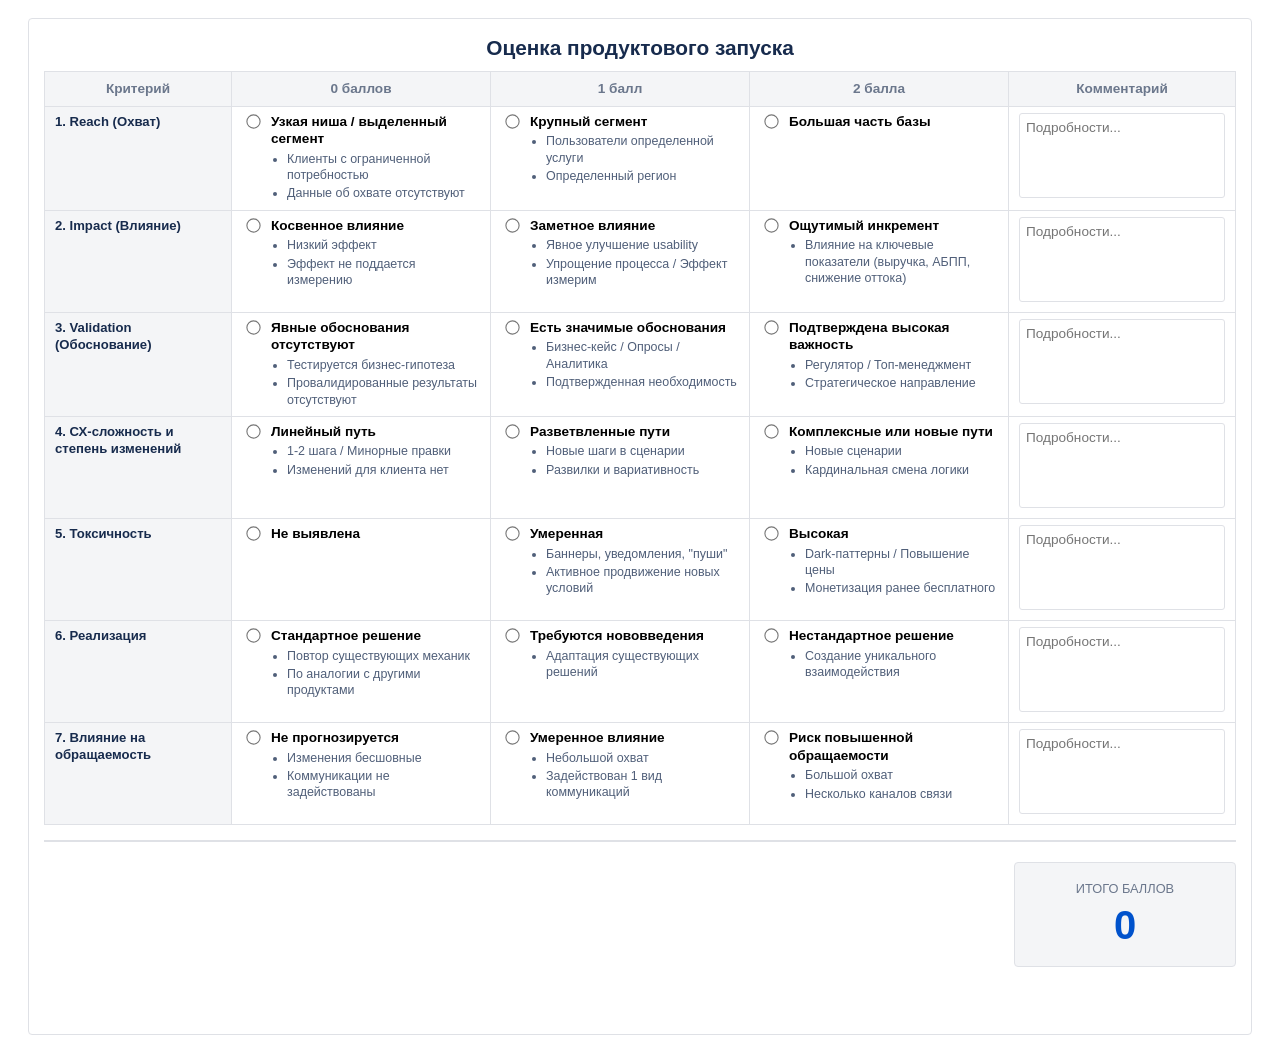
<file: Scoring Matrix.html>
<!DOCTYPE html>
<html lang="ru">
<head>
    <meta charset="UTF-8">
    <title>Матрица оценки продуктового запуска</title>
    <style>
        :root { --border: #dfe1e6; --bg-gray: #f4f5f7; --blue: #0052cc; --text: #172b4d; }
        body { font-family: -apple-system, BlinkMacSystemFont, "Segoe UI", Roboto, sans-serif; background: #fff; color: var(--text); padding: 10px 20px; line-height: 1.3; }
        .container { max-width: 1500px; margin: 0 auto; border: 1px solid var(--border); border-radius: 4px; padding: 15px; }
        
        h1 { text-align: center; font-size: 1.3rem; margin: 0 0 10px 0; }
        
        table { width: 100%; border-collapse: collapse; table-layout: fixed; margin-bottom: 15px; }
        th { background: var(--bg-gray); padding: 8px; border: 1px solid var(--border); font-size: 0.85rem; color: #6b778c; text-align: center; }
        td { border: 1px solid var(--border); padding: 6px 10px; vertical-align: top; font-size: 0.82rem; cursor: pointer; }
        
        .col-crit { width: 170px; font-weight: 700; background: var(--bg-gray); cursor: default; }
        .col-comment { width: 210px; cursor: default; }

        .cell-content { display: flex; align-items: flex-start; gap: 8px; pointer-events: none; }
        input[type="radio"] { margin-top: 2px; cursor: pointer; pointer-events: auto; transform: scale(1.1); }
        
        .opt-title { font-weight: 700; display: block; margin-bottom: 3px; font-size: 0.85rem; color: #000; }
        .opt-list { margin: 0; padding-left: 16px; color: #505f79; font-size: 0.78rem; list-style-type: disc; }
        .opt-list li { margin-bottom: 2px; }

        .comment-area { width: 100%; height: 85px; border: 1px solid var(--border); border-radius: 3px; padding: 6px; font-family: inherit; font-size: 0.85rem; resize: none; box-sizing: border-box; }
        .comment-area:focus { outline: 1px solid var(--blue); border-color: var(--blue); }

        /* Итоговое поле (полноразмерное) */
        .footer { display: flex; justify-content: space-between; align-items: flex-start; border-top: 2px solid var(--border); padding-top: 20px; margin-top: 5px; }
        .tier-box { flex: 1; visibility: hidden; }
        .tier-label { font-size: 1.25rem; font-weight: bold; margin-bottom: 10px; display: flex; align-items: center; gap: 10px; }
        .dot { width: 14px; height: 14px; border-radius: 50%; }
        .tier-details { font-size: 1rem; line-height: 1.6; margin-bottom: 15px; }
        
        .score-total { background: var(--bg-gray); padding: 15px 35px; border-radius: 4px; border: 1px solid var(--border); text-align: center; min-width: 150px; }
        .score-val { font-size: 2.5rem; font-weight: bold; display: block; color: var(--blue); }

        .copy-btn { background: var(--blue); color: white; border: none; padding: 12px 24px; border-radius: 3px; cursor: pointer; font-weight: 600; font-size: 0.95rem; }
        .copy-btn:hover { background: #0747a6; }
    </style>
</head>
<body>

<div class="container">
    <h1>Оценка продуктового запуска</h1>

    <table id="calcTable">
        <thead>
            <tr>
                <th class="col-crit">Критерий</th>
                <th>0 баллов</th>
                <th>1 балл</th>
                <th>2 балла</th>
                <th class="col-comment">Комментарий</th>
            </tr>
        </thead>
        <tbody>
            <!-- 1. Reach -->
            <tr>
                <td class="col-crit">1. Reach (Охват)</td>
                <td class="score-cell" data-score="0"><div class="cell-content"><input type="radio" name="r1"><div><span class="opt-title">Узкая ниша / выделенный сегмент</span><ul class="opt-list"><li>Клиенты с ограниченной потребностью</li><li>Данные об охвате отсутствуют</li></ul></div></div></td>
                <td class="score-cell" data-score="1"><div class="cell-content"><input type="radio" name="r1"><div><span class="opt-title">Крупный сегмент</span><ul class="opt-list"><li>Пользователи определенной услуги</li><li>Определенный регион</li></ul></div></div></td>
                <td class="score-cell" data-score="2"><div class="cell-content"><input type="radio" name="r1"><div><span class="opt-title">Большая часть базы</span></div></div></td>
                <td class="col-comment"><textarea class="comment-area" placeholder="Подробности..."></textarea></td>
            </tr>
            <!-- 2. Impact -->
            <tr>
                <td class="col-crit">2. Impact (Влияние)</td>
                <td class="score-cell" data-score="0"><div class="cell-content"><input type="radio" name="r2"><div><span class="opt-title">Косвенное влияние</span><ul class="opt-list"><li>Низкий эффект</li><li>Эффект не поддается измерению</li></ul></div></div></td>
                <td class="score-cell" data-score="1"><div class="cell-content"><input type="radio" name="r2"><div><span class="opt-title">Заметное влияние</span><ul class="opt-list"><li>Явное улучшение usability</li><li>Упрощение процесса / Эффект измерим</li></ul></div></div></td>
                <td class="score-cell" data-score="2"><div class="cell-content"><input type="radio" name="r2"><div><span class="opt-title">Ощутимый инкремент</span><ul class="opt-list"><li>Влияние на ключевые показатели (выручка, АБПП, снижение оттока)</li></ul></div></div></td>
                <td class="col-comment"><textarea class="comment-area" placeholder="Подробности..."></textarea></td>
            </tr>
            <!-- 3. Validation -->
            <tr>
                <td class="col-crit">3. Validation (Обоснование)</td>
                <td class="score-cell" data-score="0"><div class="cell-content"><input type="radio" name="r3"><div><span class="opt-title">Явные обоснования отсутствуют</span><ul class="opt-list"><li>Тестируется бизнес-гипотеза</li><li>Провалидированные результаты отсутствуют</li></ul></div></div></td>
                <td class="score-cell" data-score="1"><div class="cell-content"><input type="radio" name="r3"><div><span class="opt-title">Есть значимые обоснования</span><ul class="opt-list"><li>Бизнес-кейс / Опросы / Аналитика</li><li>Подтвержденная необходимость</li></ul></div></div></td>
                <td class="score-cell" data-score="2"><div class="cell-content"><input type="radio" name="r3"><div><span class="opt-title">Подтверждена высокая важность</span><ul class="opt-list"><li>Регулятор / Топ-менеджмент</li><li>Стратегическое направление</li></ul></div></div></td>
                <td class="col-comment"><textarea class="comment-area" placeholder="Подробности..."></textarea></td>
            </tr>
            <!-- 4. CX -->
            <tr>
                <td class="col-crit">4. СХ-сложность и степень изменений</td>
                <td class="score-cell" data-score="0"><div class="cell-content"><input type="radio" name="r4"><div><span class="opt-title">Линейный путь</span><ul class="opt-list"><li>1-2 шага / Минорные правки</li><li>Изменений для клиента нет</li></ul></div></div></td>
                <td class="score-cell" data-score="1"><div class="cell-content"><input type="radio" name="r4"><div><span class="opt-title">Разветвленные пути</span><ul class="opt-list"><li>Новые шаги в сценарии</li><li>Развилки и вариативность</li></ul></div></div></td>
                <td class="score-cell" data-score="2"><div class="cell-content"><input type="radio" name="r4"><div><span class="opt-title">Комплексные или новые пути</span><ul class="opt-list"><li>Новые сценарии</li><li>Кардинальная смена логики</li></ul></div></div></td>
                <td class="col-comment"><textarea class="comment-area" placeholder="Подробности..."></textarea></td>
            </tr>
            <!-- 5. Toxicity -->
            <tr>
                <td class="col-crit">5. Токсичность</td>
                <td class="score-cell" data-score="0"><div class="cell-content"><input type="radio" name="r5"><div><span class="opt-title">Не выявлена</span></div></div></td>
                <td class="score-cell" data-score="1"><div class="cell-content"><input type="radio" name="r5"><div><span class="opt-title">Умеренная</span><ul class="opt-list"><li>Баннеры, уведомления, "пуши"</li><li>Активное продвижение новых условий</li></ul></div></div></td>
                <td class="score-cell" data-score="2"><div class="cell-content"><input type="radio" name="r5"><div><span class="opt-title">Высокая</span><ul class="opt-list"><li>Dark-паттерны / Повышение цены</li><li>Монетизация ранее бесплатного</li></ul></div></div></td>
                <td class="col-comment"><textarea class="comment-area" placeholder="Подробности..."></textarea></td>
            </tr>
            <!-- 6. Realization -->
            <tr>
                <td class="col-crit">6. Реализация</td>
                <td class="score-cell" data-score="0"><div class="cell-content"><input type="radio" name="r6"><div><span class="opt-title">Стандартное решение</span><ul class="opt-list"><li>Повтор существующих механик</li><li>По аналогии с другими продуктами</li></ul></div></div></td>
                <td class="score-cell" data-score="1"><div class="cell-content"><input type="radio" name="r6"><div><span class="opt-title">Требуются нововведения</span><ul class="opt-list"><li>Адаптация существующих решений</li></ul></div></div></td>
                <td class="score-cell" data-score="2"><div class="cell-content"><input type="radio" name="r6"><div><span class="opt-title">Нестандартное решение</span><ul class="opt-list"><li>Создание уникального взаимодействия</li></ul></div></div></td>
                <td class="col-comment"><textarea class="comment-area" placeholder="Подробности..."></textarea></td>
            </tr>
            <!-- 7. Appeals -->
            <tr>
                <td class="col-crit">7. Влияние на обращаемость</td>
                <td class="score-cell" data-score="0"><div class="cell-content"><input type="radio" name="r7"><div><span class="opt-title">Не прогнозируется</span><ul class="opt-list"><li>Изменения бесшовные</li><li>Коммуникации не задействованы</li></ul></div></div></td>
                <td class="score-cell" data-score="1"><div class="cell-content"><input type="radio" name="r7"><div><span class="opt-title">Умеренное влияние</span><ul class="opt-list"><li>Небольшой охват</li><li>Задействован 1 вид коммуникаций</li></ul></div></div></td>
                <td class="score-cell" data-score="2"><div class="cell-content"><input type="radio" name="r7"><div><span class="opt-title">Риск повышенной обращаемости</span><ul class="opt-list"><li>Большой охват</li><li>Несколько каналов связи</li></ul></div></div></td>
                <td class="col-comment"><textarea class="comment-area" placeholder="Подробности..."></textarea></td>
            </tr>
        </tbody>
    </table>

    <div class="footer">
        <div id="tierBlock" class="tier-box">
            <div class="tier-label"><div id="tierDot" class="dot"></div> <span id="tierTitle"></span></div>
            <div class="tier-details">
                <div><b>Решение:</b> <span id="resSol"></span></div>
                <div><b>Действие:</b> <span id="resAct"></span></div>
                <div><b>Артефакт:</b> <span id="resArt"></span></div>
            </div>
            <button class="copy-btn" id="copyBtn">Скопировать всё для Jira</button>
        </div>
        <div class="score-total">
            <span style="font-size: 0.8rem; color: #6b778c; text-transform: uppercase;">Итого баллов</span>
            <span id="totalScore" class="score-val">0</span>
        </div>
    </div>
</div>

<script>
    const tiers = {
        t0: { max: 6, label: "Tier 0: Self-Service / Автопилот", color: "#2ecc71", sol: "Пропуск без участия эксперта", act: "Автономная реализация", art: "Дисклеймер в Jira об ответственности за UX" },
        t1: { max: 10, label: "Tier 1: Minimal Engagement / Штурман", color: "#f1c40f", sol: "Экспертная консультация", act: "Анализ вводных и чертеж процесса", art: "Письменное CX-заключение" },
        t2: { max: 14, label: "Tier 2: Full Design / Навигатор", color: "#e74c3c", sol: "Полное сопровождение проектирования", act: "Исследования и проектирование E2E-путей", art: "User Flow и прототип" }
    };

    document.querySelectorAll('.score-cell').forEach(cell => {
        cell.addEventListener('click', function() {
            this.querySelector('input[type="radio"]').checked = true;
            updateResult();
        });
    });

    function updateResult() {
        const selected = document.querySelectorAll('input[type="radio"]:checked');
        let score = 0;
        selected.forEach(rb => score += parseInt(rb.closest('td').dataset.score));
        document.getElementById('totalScore').innerText = score;

        if (selected.length === 7) {
            const tier = score <= 6 ? tiers.t0 : (score <= 10 ? tiers.t1 : tiers.t2);
            document.getElementById('tierBlock').style.visibility = 'visible';
            document.getElementById('tierDot').style.backgroundColor = tier.color;
            document.getElementById('tierTitle').innerText = tier.label;
            document.getElementById('resSol').innerText = tier.sol;
            document.getElementById('resAct').innerText = tier.act;
            document.getElementById('resArt').innerText = tier.art;
        }
    }

    document.getElementById('copyBtn').onclick = function() {
        let jira = `h3. Результат скоринга продуктового запуска\n|| Критерий || Состояние || Балл || Комментарий ||\n`;
        document.querySelectorAll('#calcTable tbody tr').forEach(row => {
            const crit = row.cells[0].innerText;
            const rb = row.querySelector('input:checked');
            const state = rb ? rb.closest('td').querySelector('.opt-title').innerText : "—";
            const val = rb ? rb.closest('td').dataset.score : "—";
            const comm = row.querySelector('textarea').value.replace(/\n/g, " ");
            jira += `| ${crit} | ${state} | ${val} | ${comm || " "} |\n`;
        });
        jira += `\n*ИТОГО:* ${document.getElementById('totalScore').innerText} баллов\n*ФОРМАТ:* ${document.getElementById('tierTitle').innerText}\n`;
        jira += `* Решение: ${document.getElementById('resSol').innerText}\n* Действие: ${document.getElementById('resAct').innerText}\n* Артефакт: ${document.getElementById('resArt').innerText}`;

        const el = document.createElement('textarea');
        el.value = jira; document.body.appendChild(el);
        el.select(); document.execCommand('copy');
        document.body.removeChild(el);
        this.innerText = "✅ Скопировано!";
        setTimeout(() => this.innerText = "Скопировать всё для Jira", 2000);
    };
</script>

</body>
</html>

</html>
</file>
